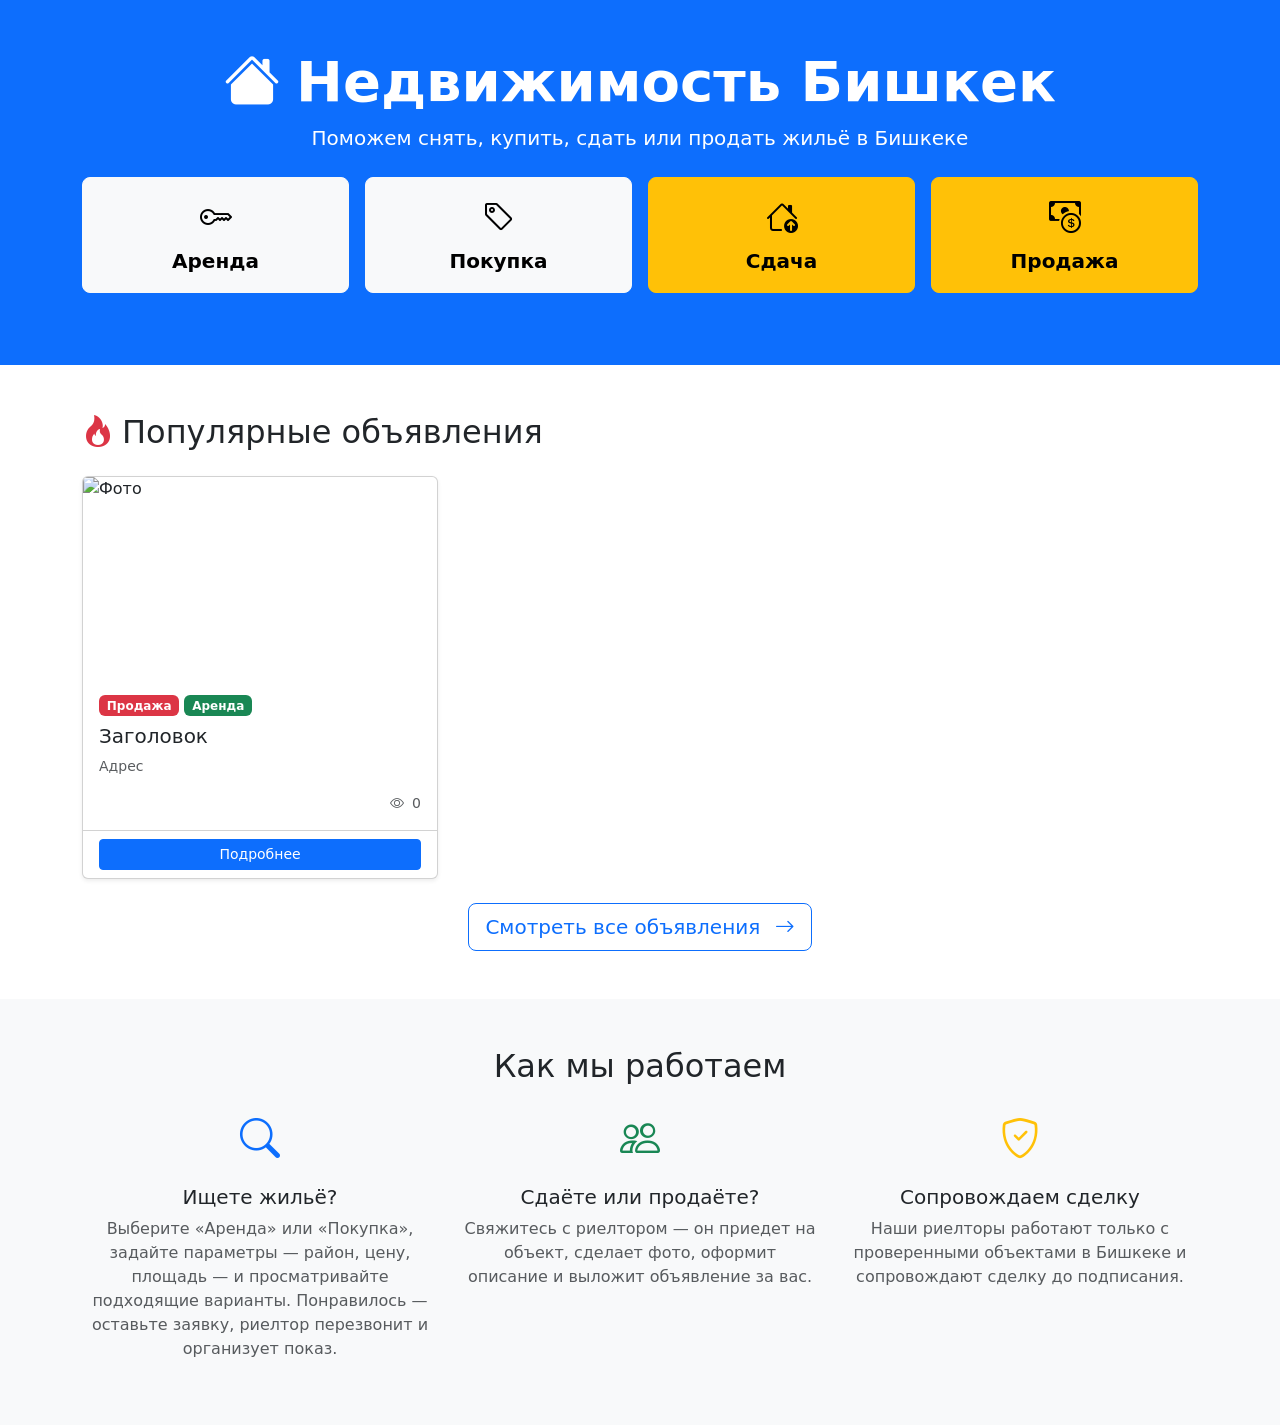
<file: src/main/resources/templates/index.html>
<!DOCTYPE html>
<html xmlns:th="http://www.thymeleaf.org">
<head>
  <meta charset="UTF-8"/>
  <meta name="viewport" content="width=device-width, initial-scale=1"/>
  <title>Недвижимость Бишкек — главная</title>
  <link href="https://cdn.jsdelivr.net/npm/bootstrap@5.3.0/dist/css/bootstrap.min.css" rel="stylesheet"/>
  <link href="https://cdn.jsdelivr.net/npm/bootstrap-icons@1.11.0/font/bootstrap-icons.css" rel="stylesheet"/>
  <link th:href="@{/css/style.css}" rel="stylesheet"/>
</head>
<body>
<div th:replace="~{layout :: #navFragment}"></div>

<!-- Hero -->
<div class="hero-section bg-primary text-white py-5">
  <div class="container text-center">
    <h1 class="display-4 fw-bold mb-2">
      <i class="bi bi-house-fill me-3"></i>Недвижимость Бишкек
    </h1>
    <p class="lead mb-4">Поможем снять, купить, сдать или продать жильё в Бишкеке</p>

    <!-- Шаг 1: что вы хотите сделать? -->
    <div class="row g-3 justify-content-center mb-4">
      <div class="col-6 col-md-3">
        <button type="button" class="btn btn-light btn-lg w-100 fw-bold py-3 scenario-btn"
                data-scenario="rent">
          <i class="bi bi-key d-block fs-2 mb-1"></i>Аренда
        </button>
      </div>
      <div class="col-6 col-md-3">
        <button type="button" class="btn btn-light btn-lg w-100 fw-bold py-3 scenario-btn"
                data-scenario="buy">
          <i class="bi bi-tag d-block fs-2 mb-1"></i>Покупка
        </button>
      </div>
      <div class="col-6 col-md-3">
        <button type="button" class="btn btn-warning btn-lg w-100 fw-bold py-3 scenario-btn"
                data-scenario="rent-out">
          <i class="bi bi-house-up d-block fs-2 mb-1"></i>Сдача
        </button>
      </div>
      <div class="col-6 col-md-3">
        <button type="button" class="btn btn-warning btn-lg w-100 fw-bold py-3 scenario-btn"
                data-scenario="sell">
          <i class="bi bi-cash-coin d-block fs-2 mb-1"></i>Продажа
        </button>
      </div>
    </div>

    <!-- Шаг 2а: фильтры для Аренды / Покупки -->
    <div id="search-panel" class="bg-white text-dark rounded shadow p-4 mx-auto" style="max-width:900px; display:none;">
      <h5 class="mb-3 text-start">
        <i class="bi bi-search me-2 text-primary"></i><span id="search-title">Поиск</span>
      </h5>
      <form th:action="@{/listings}" method="get" class="row g-2">
        <input type="hidden" name="dealType" id="dealTypeField" value=""/>
        <div class="col-12 col-md-4">
          <input type="text" name="keyword" class="form-control"
                 placeholder="Например: Бишкек, центр, 2 комнаты"/>
        </div>
        <div class="col-6 col-md-3">
          <input type="number" name="minPrice" class="form-control" placeholder="Цена от, сом"/>
        </div>
        <div class="col-6 col-md-3">
          <input type="number" name="maxPrice" class="form-control" placeholder="Цена до, сом"/>
        </div>
        <div class="col-12 col-md-2">
          <button type="submit" class="btn btn-primary w-100 fw-bold">
            <i class="bi bi-search me-1"></i>Найти
          </button>
        </div>
      </form>
    </div>

    <!-- Шаг 2б: для Сдачи / Продажи — связаться с риелтором -->
    <div id="contact-panel" class="bg-white text-dark rounded shadow p-4 mx-auto" style="max-width:900px; display:none;">
      <h5 class="mb-2 text-start" id="contact-title">Свяжитесь с риелтором</h5>
      <p class="text-muted text-start mb-3" id="contact-subtitle">
        Базу объявлений ведут наши риелторы — они выезжают на объект, делают фотографии,
        составляют описание и размещают объявление от вашего имени.
      </p>
      <a th:href="@{/realtors}" class="btn btn-success btn-lg fw-bold">
        <i class="bi bi-people me-2"></i>Связаться с риелтором
      </a>
    </div>
  </div>
</div>

<!-- Популярные объявления -->
<div class="container my-5">
  <h2 class="mb-4">
    <i class="bi bi-fire text-danger me-2"></i>Популярные объявления
  </h2>
  <div class="row g-4">
    <div th:each="listing : ${topListings}" class="col-md-4">
      <div class="card h-100 shadow-sm listing-card">
        <img th:src="${listing.primaryImageUrl}" class="card-img-top" alt="Фото"
             style="height:200px; object-fit:cover;"
             onerror="this.src='https://via.placeholder.com/400x200?text=Нет+фото'"/>
        <div class="card-body">
          <span th:if="${listing.dealType.name() == 'SALE'}"
                class="badge bg-danger mb-2">Продажа</span>
          <span th:if="${listing.dealType.name() == 'RENT'}"
                class="badge bg-success mb-2">Аренда</span>
          <h5 class="card-title" th:text="${listing.title}">Заголовок</h5>
          <p class="card-text text-muted small"
             th:text="${listing.property.fullAddress}">Адрес</p>
          <div class="d-flex justify-content-between align-items-center">
            <span class="fw-bold text-primary fs-5"
                  th:text="${#numbers.formatDecimal(listing.price, 0, 'COMMA', 0, 'POINT')} + ' сом'">
            </span>
            <small class="text-muted">
              <i class="bi bi-eye me-1"></i>
              <span th:text="${listing.viewsCount}">0</span>
            </small>
          </div>
        </div>
        <div class="card-footer bg-transparent">
          <a th:href="@{/listings/{id}(id=${listing.id})}"
             class="btn btn-primary btn-sm w-100">Подробнее</a>
        </div>
      </div>
    </div>
  </div>
  <div class="text-center mt-4">
    <a th:href="@{/listings}" class="btn btn-outline-primary btn-lg">
      Смотреть все объявления <i class="bi bi-arrow-right ms-2"></i>
    </a>
  </div>
</div>

<!-- Как мы работаем -->
<div class="bg-light py-5">
  <div class="container">
    <h2 class="text-center mb-4">Как мы работаем</h2>
    <div class="row text-center g-4">
      <div class="col-md-4">
        <i class="bi bi-search fs-1 text-primary"></i>
        <h5 class="mt-3">Ищете жильё?</h5>
        <p class="text-muted">Выберите «Аренда» или «Покупка», задайте параметры —
          район, цену, площадь — и просматривайте подходящие варианты.
          Понравилось — оставьте заявку, риелтор перезвонит и организует показ.</p>
      </div>
      <div class="col-md-4">
        <i class="bi bi-people fs-1 text-success"></i>
        <h5 class="mt-3">Сдаёте или продаёте?</h5>
        <p class="text-muted">Свяжитесь с риелтором — он приедет на объект, сделает фото,
          оформит описание и выложит объявление за вас.</p>
      </div>
      <div class="col-md-4">
        <i class="bi bi-shield-check fs-1 text-warning"></i>
        <h5 class="mt-3">Сопровождаем сделку</h5>
        <p class="text-muted">Наши риелторы работают только с проверенными объектами в Бишкеке
          и сопровождают сделку до подписания.</p>
      </div>
    </div>
  </div>
</div>

<div th:replace="~{layout :: #footerFragment}"></div>

<script src="https://cdn.jsdelivr.net/npm/bootstrap@5.3.0/dist/js/bootstrap.bundle.min.js"></script>
<script>
  // Переключение между панелями «поиск» и «связаться с риелтором»
  document.querySelectorAll('.scenario-btn').forEach(btn => {
    btn.addEventListener('click', () => {
      const scenario = btn.dataset.scenario;
      const searchPanel = document.getElementById('search-panel');
      const contactPanel = document.getElementById('contact-panel');
      const titleEl = document.getElementById('search-title');
      const dealField = document.getElementById('dealTypeField');
      const contactTitle = document.getElementById('contact-title');
      const contactSubtitle = document.getElementById('contact-subtitle');

      if (scenario === 'rent' || scenario === 'buy') {
        searchPanel.style.display = 'block';
        contactPanel.style.display = 'none';
        if (scenario === 'rent') {
          titleEl.textContent = 'Поиск квартиры в аренду';
          dealField.value = 'RENT';
        } else {
          titleEl.textContent = 'Поиск жилья на покупку';
          dealField.value = 'SALE';
        }
      } else {
        searchPanel.style.display = 'none';
        contactPanel.style.display = 'block';
        if (scenario === 'rent-out') {
          contactTitle.textContent = 'Сдать своё жильё в аренду';
          contactSubtitle.textContent =
            'Свяжитесь с риелтором — он выедет на объект, сделает фотографии, ' +
            'составит описание и разместит объявление о сдаче от вашего имени.';
        } else {
          contactTitle.textContent = 'Продать свою недвижимость';
          contactSubtitle.textContent =
            'Свяжитесь с риелтором — он выедет на объект, оценит его, сделает фотографии ' +
            'и разместит объявление о продаже от вашего имени.';
        }
      }
    });
  });
</script>
</body>
</html>
</file>
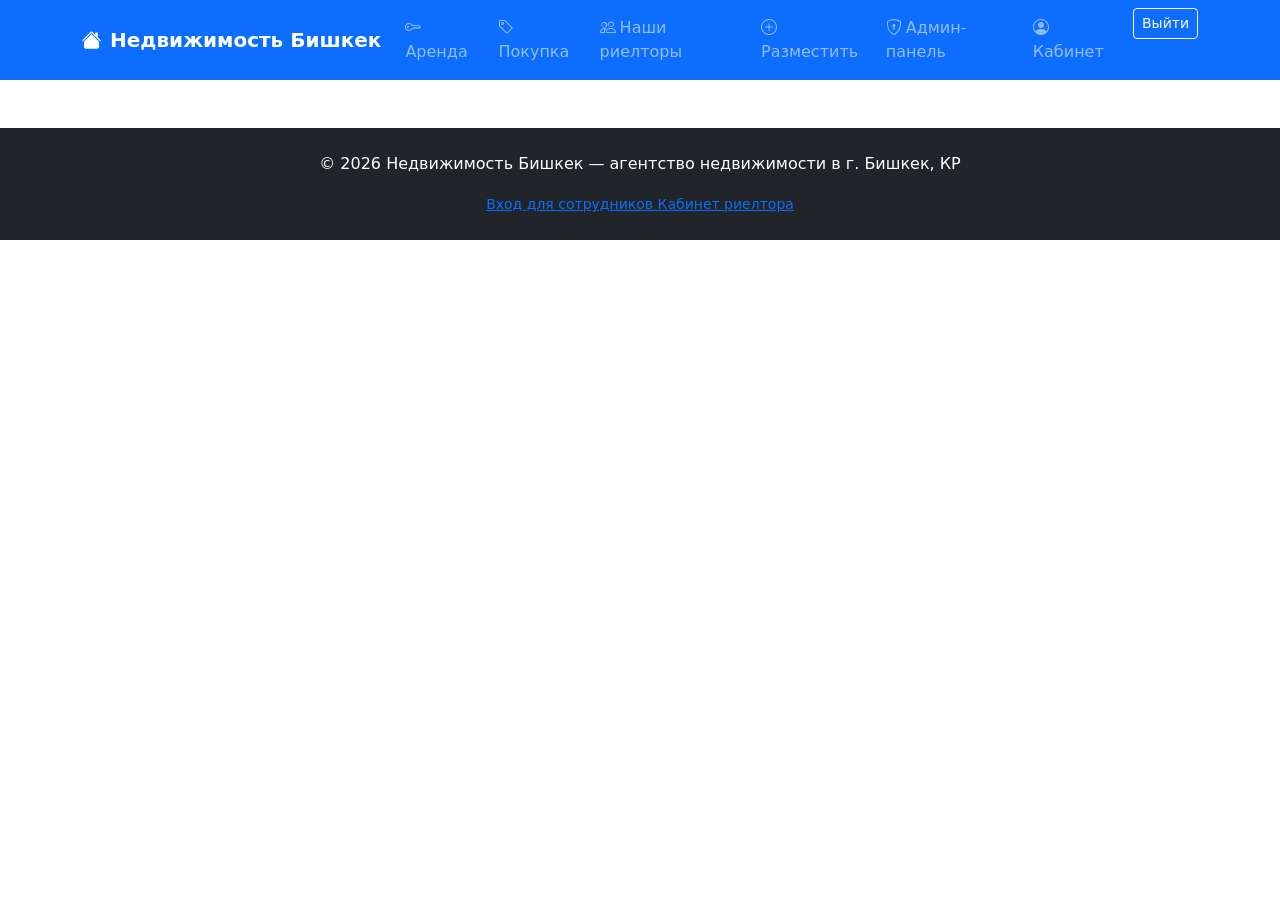
<file: src/main/resources/templates/layout.html>
<!DOCTYPE html>
<html xmlns:th="http://www.thymeleaf.org"
      xmlns:sec="http://www.thymeleaf.org/extras/spring-security">
<head>
  <meta charset="UTF-8"/>
  <meta name="viewport" content="width=device-width, initial-scale=1"/>
  <title th:text="${title != null ? title + ' — Недвижимость Бишкек' : 'Недвижимость Бишкек'}">Недвижимость Бишкек</title>
  <!-- Bootstrap 5 -->
  <link href="https://cdn.jsdelivr.net/npm/bootstrap@5.3.0/dist/css/bootstrap.min.css" rel="stylesheet"/>
  <!-- Bootstrap Icons -->
  <link href="https://cdn.jsdelivr.net/npm/bootstrap-icons@1.11.0/font/bootstrap-icons.css" rel="stylesheet"/>
  <link th:href="@{/css/style.css}" rel="stylesheet"/>
</head>
<body>

<!-- Навигационная панель -->
<nav class="navbar navbar-expand-lg navbar-dark bg-primary" th:fragment="navFragment" id="navFragment">
  <div class="container">
    <a class="navbar-brand fw-bold" th:href="@{/}">
      <i class="bi bi-house-fill me-2"></i>Недвижимость Бишкек
    </a>
    <button class="navbar-toggler" type="button" data-bs-toggle="collapse" data-bs-target="#navMenu">
      <span class="navbar-toggler-icon"></span>
    </button>
    <div class="collapse navbar-collapse" id="navMenu">
      <ul class="navbar-nav me-auto">
        <li class="nav-item">
          <a class="nav-link" th:href="@{/listings(dealType='RENT')}">
            <i class="bi bi-key me-1"></i>Аренда
          </a>
        </li>
        <li class="nav-item">
          <a class="nav-link" th:href="@{/listings(dealType='SALE')}">
            <i class="bi bi-tag me-1"></i>Покупка
          </a>
        </li>
        <li class="nav-item">
          <a class="nav-link" th:href="@{/realtors}">
            <i class="bi bi-people me-1"></i>Наши риелторы
          </a>
        </li>
      </ul>
      <ul class="navbar-nav" sec:authorize="isAuthenticated()">
        <li class="nav-item" sec:authorize="hasAnyRole('SELLER','AGENT')">
          <a class="nav-link" th:href="@{/listings/new}">
            <i class="bi bi-plus-circle me-1"></i>Разместить
          </a>
        </li>
        <li class="nav-item" sec:authorize="hasRole('ADMIN')">
          <a class="nav-link" th:href="@{/admin/users}">
            <i class="bi bi-shield-lock me-1"></i>Админ-панель
          </a>
        </li>
        <li class="nav-item">
          <a class="nav-link" th:href="@{/profile}">
            <i class="bi bi-person-circle me-1"></i>Кабинет
          </a>
        </li>
        <li class="nav-item">
          <form th:action="@{/auth/logout}" method="post" class="d-inline">
            <button type="submit" class="btn btn-outline-light btn-sm ms-2">Выйти</button>
          </form>
        </li>
      </ul>
    </div>
  </div>
</nav>

<!-- Основной контент -->
<main class="container my-4" th:fragment="content">
  <!-- Контент страниц будет здесь -->
</main>

<!-- Footer (общий для всех страниц) -->
<footer class="bg-dark text-white py-4 mt-5"
        th:fragment="footerFragment" id="footerFragment">
  <div class="container text-center">
    <p class="mb-0">© 2026 Недвижимость Бишкек — агентство недвижимости в г. Бишкек, КР</p>
    <div class="mt-3">
      <a sec:authorize="isAnonymous()" th:href="@{/auth/login}"
         class="footer-staff-link small">
        Вход для сотрудников
      </a>
      <a sec:authorize="isAuthenticated()" th:href="@{/profile}"
         class="footer-staff-link small">
        Кабинет риелтора
      </a>
    </div>
  </div>
</footer>

<script src="https://cdn.jsdelivr.net/npm/bootstrap@5.3.0/dist/js/bootstrap.bundle.min.js"></script>
</body>
</html>
</file>
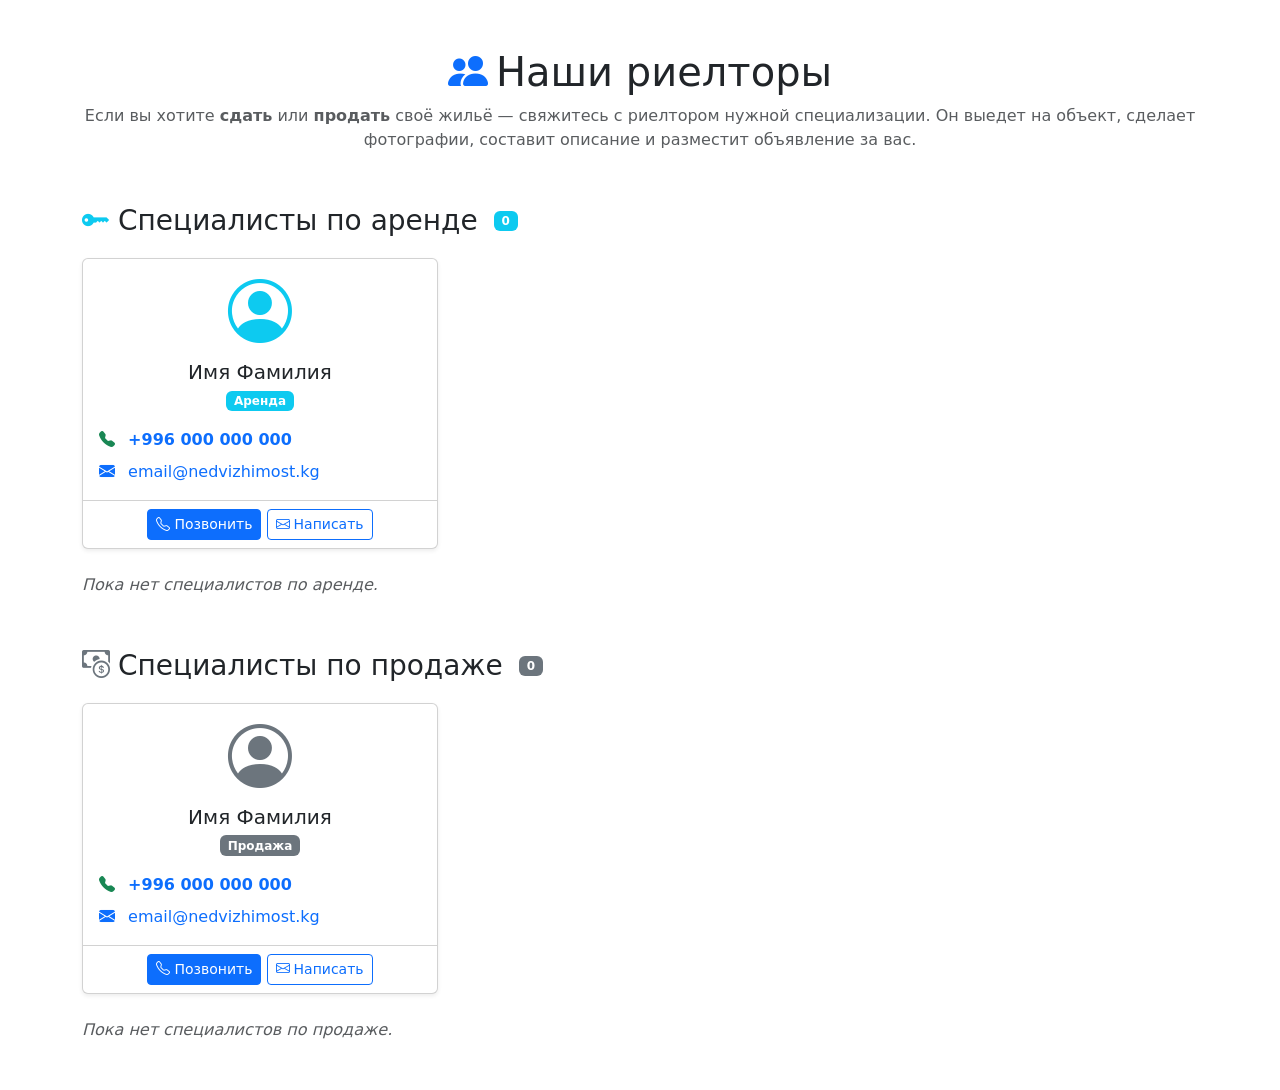
<file: src/main/resources/templates/realtors.html>
<!DOCTYPE html>
<html xmlns:th="http://www.thymeleaf.org">
<head>
  <meta charset="UTF-8"/>
  <meta name="viewport" content="width=device-width, initial-scale=1"/>
  <title>Наши риелторы — Недвижимость Бишкек</title>
  <link href="https://cdn.jsdelivr.net/npm/bootstrap@5.3.0/dist/css/bootstrap.min.css" rel="stylesheet"/>
  <link href="https://cdn.jsdelivr.net/npm/bootstrap-icons@1.11.0/font/bootstrap-icons.css" rel="stylesheet"/>
  <link th:href="@{/css/style.css}" rel="stylesheet"/>
</head>
<body>
<div th:replace="~{layout :: #navFragment}"></div>

<div class="container my-5">
  <div class="text-center mb-5">
    <h1 class="mb-2"><i class="bi bi-people-fill text-primary me-2"></i>Наши риелторы</h1>
    <p class="text-muted">
      Если вы хотите <strong>сдать</strong> или <strong>продать</strong> своё жильё —
      свяжитесь с риелтором нужной специализации. Он выедет на объект, сделает фотографии,
      составит описание и разместит объявление за вас.
    </p>
  </div>

  <!-- Специалисты по аренде -->
  <section class="mb-5">
    <div class="d-flex align-items-center mb-3">
      <i class="bi bi-key-fill fs-3 text-info me-2"></i>
      <h3 class="mb-0">Специалисты по аренде</h3>
      <span class="badge bg-info ms-3" th:text="${rentRealtors.size()}">0</span>
    </div>
    <div class="row g-4">
      <div th:each="r : ${rentRealtors}" class="col-md-6 col-lg-4">
        <div class="card h-100 shadow-sm">
          <div class="card-body text-center">
            <i class="bi bi-person-circle display-3 text-info"></i>
            <h5 class="mt-2 mb-1" th:text="${r.fullName}">Имя Фамилия</h5>
            <span class="badge bg-info">Аренда</span>
            <div class="text-start mt-3">
              <p class="mb-2">
                <i class="bi bi-telephone-fill text-success me-2"></i>
                <a th:href="'tel:' + ${r.phone}" th:text="${r.phone}"
                   class="text-decoration-none fw-bold">+996 000 000 000</a>
              </p>
              <p class="mb-0">
                <i class="bi bi-envelope-fill text-primary me-2"></i>
                <a th:href="'mailto:' + ${r.email}" th:text="${r.email}"
                   class="text-decoration-none">email@nedvizhimost.kg</a>
              </p>
            </div>
          </div>
          <div class="card-footer bg-transparent text-center">
            <a th:href="'tel:' + ${r.phone}" class="btn btn-primary btn-sm">
              <i class="bi bi-telephone me-1"></i>Позвонить
            </a>
            <a th:href="'mailto:' + ${r.email}" class="btn btn-outline-primary btn-sm">
              <i class="bi bi-envelope me-1"></i>Написать
            </a>
          </div>
        </div>
      </div>
      <div th:if="${rentRealtors.empty}" class="col-12 text-muted">
        <em>Пока нет специалистов по аренде.</em>
      </div>
    </div>
  </section>

  <!-- Специалисты по продаже -->
  <section>
    <div class="d-flex align-items-center mb-3">
      <i class="bi bi-cash-coin fs-3 text-secondary me-2"></i>
      <h3 class="mb-0">Специалисты по продаже</h3>
      <span class="badge bg-secondary ms-3" th:text="${saleRealtors.size()}">0</span>
    </div>
    <div class="row g-4">
      <div th:each="r : ${saleRealtors}" class="col-md-6 col-lg-4">
        <div class="card h-100 shadow-sm">
          <div class="card-body text-center">
            <i class="bi bi-person-circle display-3 text-secondary"></i>
            <h5 class="mt-2 mb-1" th:text="${r.fullName}">Имя Фамилия</h5>
            <span class="badge bg-secondary">Продажа</span>
            <div class="text-start mt-3">
              <p class="mb-2">
                <i class="bi bi-telephone-fill text-success me-2"></i>
                <a th:href="'tel:' + ${r.phone}" th:text="${r.phone}"
                   class="text-decoration-none fw-bold">+996 000 000 000</a>
              </p>
              <p class="mb-0">
                <i class="bi bi-envelope-fill text-primary me-2"></i>
                <a th:href="'mailto:' + ${r.email}" th:text="${r.email}"
                   class="text-decoration-none">email@nedvizhimost.kg</a>
              </p>
            </div>
          </div>
          <div class="card-footer bg-transparent text-center">
            <a th:href="'tel:' + ${r.phone}" class="btn btn-primary btn-sm">
              <i class="bi bi-telephone me-1"></i>Позвонить
            </a>
            <a th:href="'mailto:' + ${r.email}" class="btn btn-outline-primary btn-sm">
              <i class="bi bi-envelope me-1"></i>Написать
            </a>
          </div>
        </div>
      </div>
      <div th:if="${saleRealtors.empty}" class="col-12 text-muted">
        <em>Пока нет специалистов по продаже.</em>
      </div>
    </div>
  </section>
</div>

<div th:replace="~{layout :: #footerFragment}"></div>
<script src="https://cdn.jsdelivr.net/npm/bootstrap@5.3.0/dist/js/bootstrap.bundle.min.js"></script>
</body>
</html>
</file>
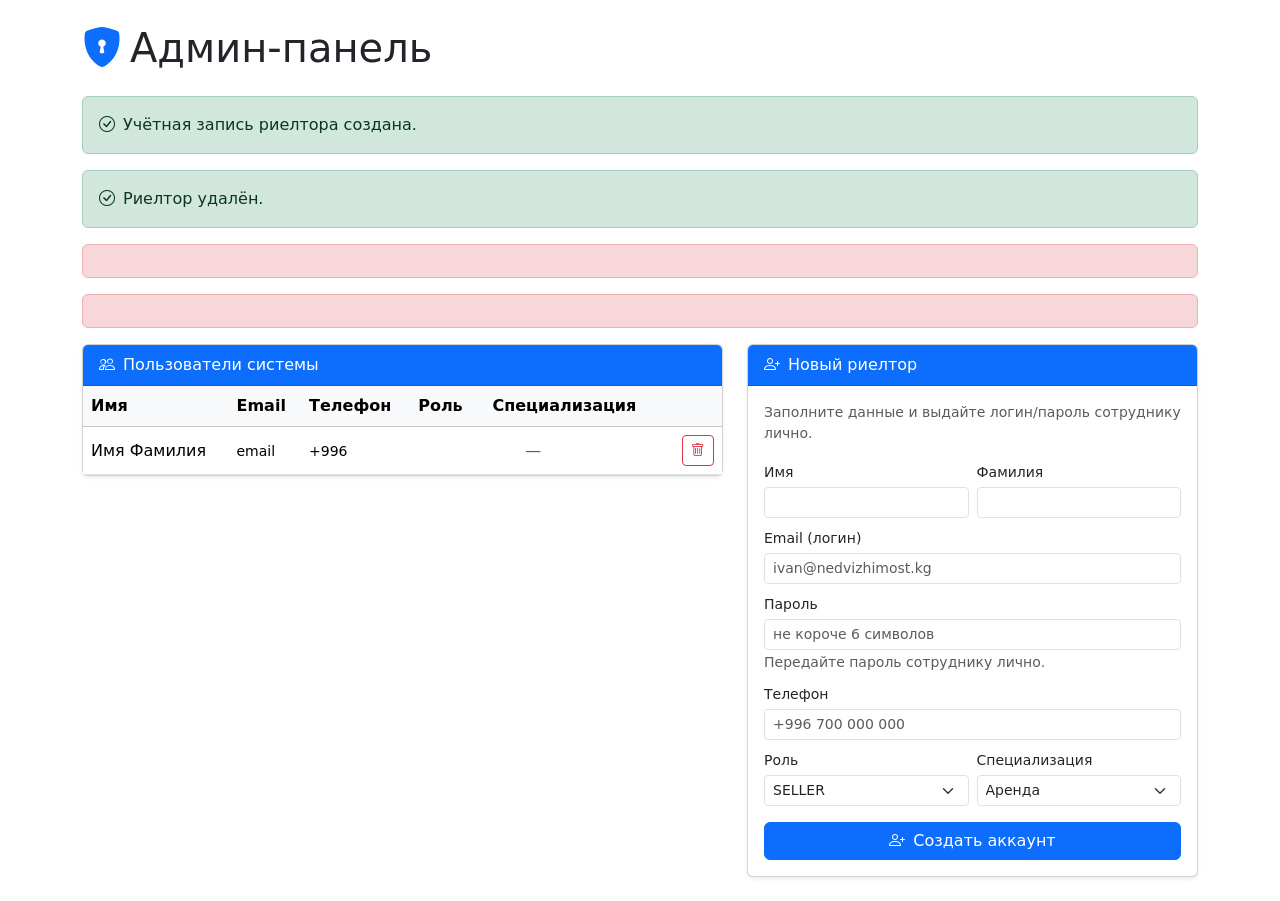
<file: src/main/resources/templates/admin/users.html>
<!DOCTYPE html>
<html xmlns:th="http://www.thymeleaf.org">
<head>
  <meta charset="UTF-8"/>
  <meta name="viewport" content="width=device-width, initial-scale=1"/>
  <title>Админ-панель — Недвижимость Бишкек</title>
  <link href="https://cdn.jsdelivr.net/npm/bootstrap@5.3.0/dist/css/bootstrap.min.css" rel="stylesheet"/>
  <link href="https://cdn.jsdelivr.net/npm/bootstrap-icons@1.11.0/font/bootstrap-icons.css" rel="stylesheet"/>
  <link th:href="@{/css/style.css}" rel="stylesheet"/>
</head>
<body>
<div th:replace="~{layout :: #navFragment}"></div>

<div class="container my-4">
  <h1 class="mb-4">
    <i class="bi bi-shield-lock-fill text-primary me-2"></i>Админ-панель
  </h1>

  <div th:if="${param.created}" class="alert alert-success">
    <i class="bi bi-check-circle me-2"></i>Учётная запись риелтора создана.
  </div>
  <div th:if="${param.deleted != null}" class="alert alert-success">
    <i class="bi bi-check-circle me-2"></i>Риелтор удалён.
  </div>
  <div th:if="${param.error}" class="alert alert-danger"
       th:text="${param.error}"></div>
  <div th:if="${error}" class="alert alert-danger" th:text="${error}"></div>

  <div class="row g-4">

    <!-- Список пользователей -->
    <div class="col-lg-7">
      <div class="card shadow-sm">
        <div class="card-header bg-primary text-white">
          <i class="bi bi-people me-2"></i>Пользователи системы
        </div>
        <div class="card-body p-0">
          <table class="table table-hover mb-0 align-middle">
            <thead class="table-light">
              <tr>
                <th>Имя</th>
                <th>Email</th>
                <th>Телефон</th>
                <th>Роль</th>
                <th>Специализация</th>
                <th style="width:60px;"></th>
              </tr>
            </thead>
            <tbody>
              <tr th:each="u : ${users}">
                <td th:text="${u.fullName}">Имя Фамилия</td>
                <td><small th:text="${u.email}">email</small></td>
                <td><small th:text="${u.phone}">+996</small></td>
                <td>
                  <span class="badge"
                        th:classappend="${u.role.name() == 'ADMIN'} ? 'bg-secondary' : 'bg-primary'"
                        th:text="${u.role}">ROLE</span>
                </td>
                <td>
                  <span th:if="${u.specialization != null}" class="badge"
                        th:classappend="${u.specialization.name() == 'RENT'} ? 'bg-info' : 'bg-secondary'"
                        th:text="${u.specialization.name() == 'RENT'} ? 'Аренда' : 'Продажа'">—</span>
                  <span th:if="${u.specialization == null}" class="text-muted">—</span>
                </td>
                <td class="text-end">
                  <!-- Кнопка удаления только для не-админов и не-себя -->
                  <form th:if="${u.role.name() != 'ADMIN' and u.email != currentEmail}"
                        th:action="@{/admin/users/{id}/delete(id=${u.id})}" method="post"
                        th:attr="data-name=${u.fullName}"
                        onsubmit="return confirm('Удалить риелтора ' + this.dataset.name + '? Если у него есть объявления — удаление будет отклонено.');"
                        class="d-inline">
                    <button type="submit" class="btn btn-sm btn-outline-danger" title="Удалить">
                      <i class="bi bi-trash"></i>
                    </button>
                  </form>
                </td>
              </tr>
            </tbody>
          </table>
        </div>
      </div>
    </div>

    <!-- Форма создания риелтора -->
    <div class="col-lg-5">
      <div class="card shadow-sm">
        <div class="card-header bg-primary text-white">
          <i class="bi bi-person-plus me-2"></i>Новый риелтор
        </div>
        <div class="card-body">
          <p class="text-muted small mb-3">
            Заполните данные и выдайте логин/пароль сотруднику лично.
          </p>
          <form th:action="@{/admin/users}" method="post" autocomplete="off">
            <div class="row g-2">
              <div class="col-6">
                <label class="form-label small mb-1">Имя</label>
                <input type="text" name="firstName" class="form-control form-control-sm"
                       required autocomplete="off"/>
              </div>
              <div class="col-6">
                <label class="form-label small mb-1">Фамилия</label>
                <input type="text" name="lastName" class="form-control form-control-sm"
                       required autocomplete="off"/>
              </div>
              <div class="col-12">
                <label class="form-label small mb-1">Email (логин)</label>
                <input type="email" name="email" class="form-control form-control-sm"
                       placeholder="ivan@nedvizhimost.kg" required autocomplete="off"/>
              </div>
              <div class="col-12">
                <label class="form-label small mb-1">Пароль</label>
                <input type="text" name="password" class="form-control form-control-sm"
                       minlength="6" required placeholder="не короче 6 символов"
                       autocomplete="new-password"/>
                <small class="text-muted">Передайте пароль сотруднику лично.</small>
              </div>
              <div class="col-12">
                <label class="form-label small mb-1">Телефон</label>
                <input type="tel" name="phone" class="form-control form-control-sm"
                       placeholder="+996 700 000 000" required autocomplete="off"/>
              </div>
              <div class="col-6">
                <label class="form-label small mb-1">Роль</label>
                <select name="role" class="form-select form-select-sm" required>
                  <option th:each="r : ${roles}" th:value="${r}"
                          th:text="${r.name() == 'SELLER'} ? 'Риелтор' : 'Агент'">SELLER</option>
                </select>
              </div>
              <div class="col-6">
                <label class="form-label small mb-1">Специализация</label>
                <select name="specialization" class="form-select form-select-sm" required>
                  <option value="RENT">Аренда</option>
                  <option value="SALE">Продажа</option>
                </select>
              </div>
              <div class="col-12 mt-3">
                <button type="submit" class="btn btn-primary w-100">
                  <i class="bi bi-person-plus me-2"></i>Создать аккаунт
                </button>
              </div>
            </div>
          </form>
        </div>
      </div>
    </div>

  </div>
</div>

<div th:replace="~{layout :: #footerFragment}"></div>
<script src="https://cdn.jsdelivr.net/npm/bootstrap@5.3.0/dist/js/bootstrap.bundle.min.js"></script>
</body>
</html>
</file>
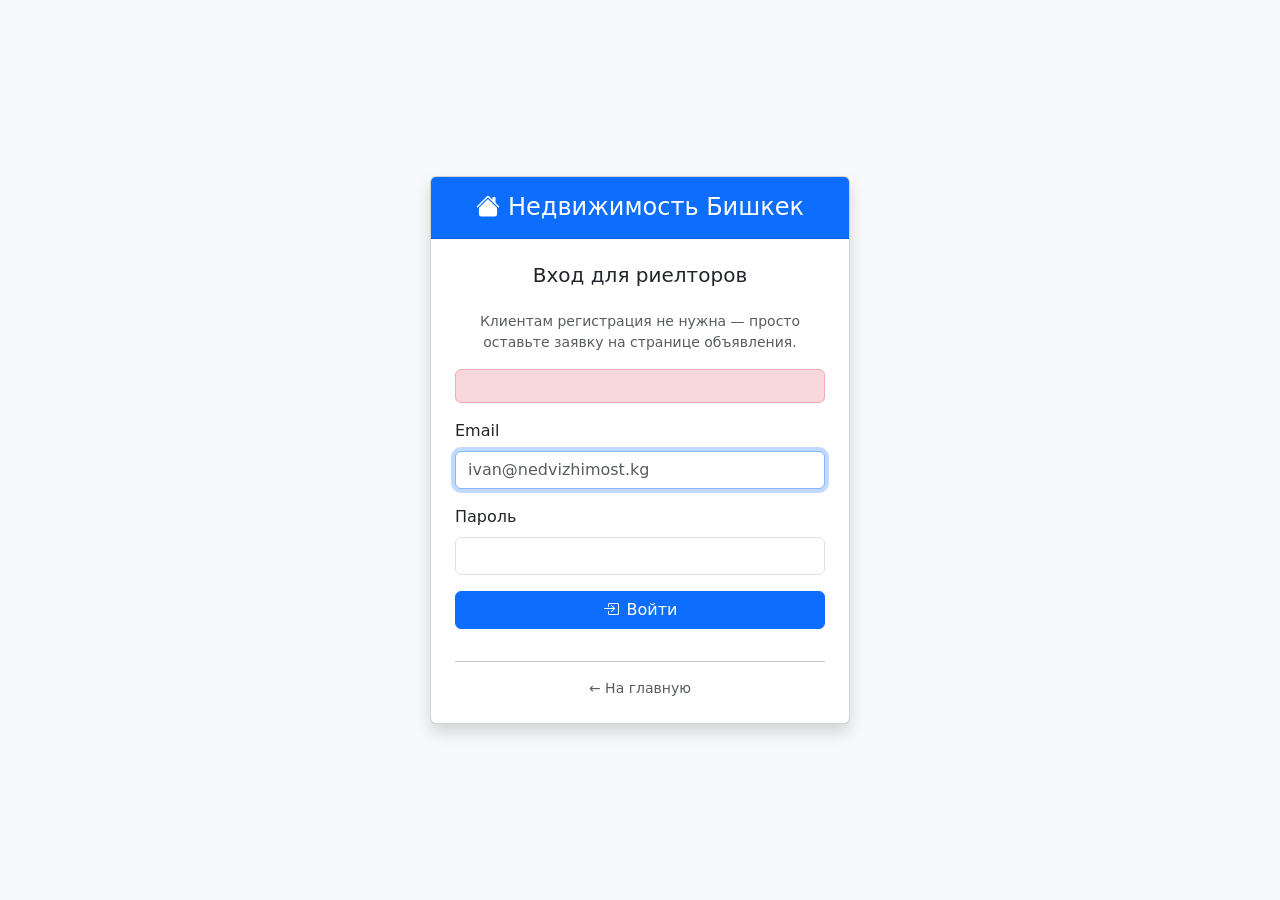
<file: src/main/resources/templates/auth/login.html>
<!DOCTYPE html>
<html xmlns:th="http://www.thymeleaf.org">
<head>
  <meta charset="UTF-8"/>
  <title>Вход для риелторов — Недвижимость Бишкек</title>
  <link href="https://cdn.jsdelivr.net/npm/bootstrap@5.3.0/dist/css/bootstrap.min.css" rel="stylesheet"/>
  <link href="https://cdn.jsdelivr.net/npm/bootstrap-icons@1.11.0/font/bootstrap-icons.css" rel="stylesheet"/>
</head>
<body class="bg-light">
<div class="container d-flex justify-content-center align-items-center min-vh-100">
  <div class="card shadow" style="width:420px;">
    <div class="card-header bg-primary text-white text-center py-3">
      <h4 class="mb-0"><i class="bi bi-house-fill me-2"></i>Недвижимость Бишкек</h4>
    </div>
    <div class="card-body p-4">
      <h5 class="text-center mb-4">Вход для риелторов</h5>
      <p class="text-muted small text-center mb-3">
        Клиентам регистрация не нужна — просто оставьте заявку на странице объявления.
      </p>

      <div th:if="${error}" class="alert alert-danger" th:text="${error}"></div>

      <form th:action="@{/auth/login}" method="post">
        <div class="mb-3">
          <label class="form-label">Email</label>
          <input type="email" name="username" class="form-control"
                 placeholder="ivan@nedvizhimost.kg" required autofocus
                 autocomplete="username"/>
        </div>
        <div class="mb-3">
          <label class="form-label">Пароль</label>
          <input type="password" name="password" class="form-control" required
                 autocomplete="new-password"/>
        </div>
        <button type="submit" class="btn btn-primary w-100 mb-3">
          <i class="bi bi-box-arrow-in-right me-2"></i>Войти
        </button>
      </form>
      <hr/>
      <p class="text-center small text-muted mb-0">
        <a th:href="@{/}">← На главную</a>
      </p>
    </div>
  </div>
</div>
</body>
</html>
</file>
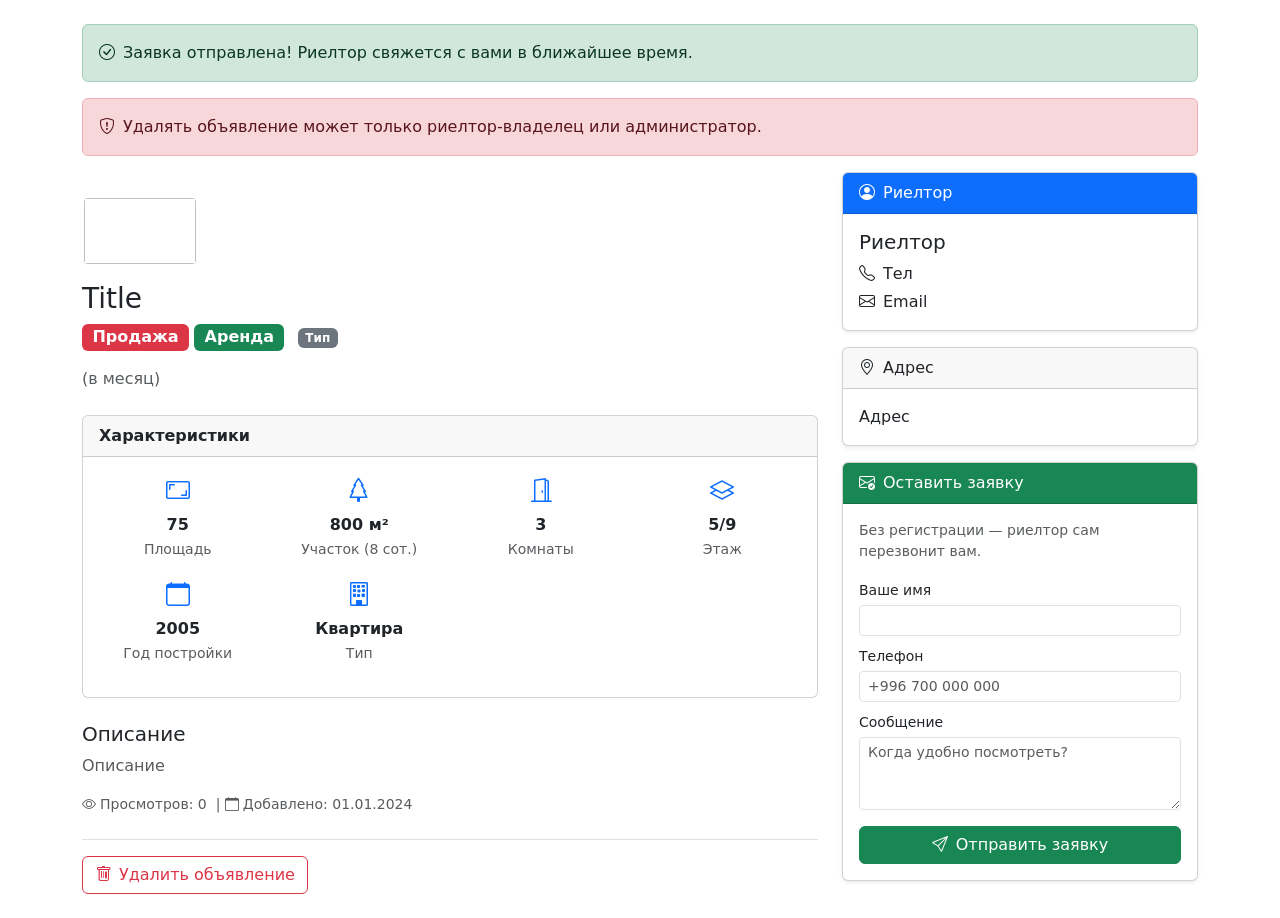
<file: src/main/resources/templates/listings/detail.html>
<!DOCTYPE html>
<html xmlns:th="http://www.thymeleaf.org"
      xmlns:sec="http://www.thymeleaf.org/extras/spring-security">
<head>
  <meta charset="UTF-8"/><meta name="viewport" content="width=device-width, initial-scale=1"/>
  <title th:text="${listing.title + ' — Недвижимость Бишкек'}">Объявление</title>
  <link href="https://cdn.jsdelivr.net/npm/bootstrap@5.3.0/dist/css/bootstrap.min.css" rel="stylesheet"/>
  <link href="https://cdn.jsdelivr.net/npm/bootstrap-icons@1.11.0/font/bootstrap-icons.css" rel="stylesheet"/>
  <link th:href="@{/css/style.css}" rel="stylesheet"/>
</head>
<body>
<div th:replace="~{layout :: #navFragment}"></div>
<div class="container my-4">
  <div th:if="${param.applied}" class="alert alert-success">
    <i class="bi bi-check-circle me-2"></i>Заявка отправлена! Риелтор свяжется с вами в ближайшее время.
  </div>
  <div th:if="${param.forbidden}" class="alert alert-danger">
    <i class="bi bi-shield-exclamation me-2"></i>Удалять объявление может только риелтор-владелец или администратор.
  </div>
  <div class="row g-4">
    <div class="col-md-8">
      <img id="mainPhoto" th:src="${listing.primaryImageUrl}" class="img-fluid rounded shadow mb-3 w-100" style="max-height:450px; object-fit:cover;" onerror="this.src='https://via.placeholder.com/800x450?text=No+Photo'"/>
      <!-- Галерея миниатюр -->
      <div th:if="${listing.images.size() > 1}" class="row g-2 mb-3">
        <div th:each="img : ${listing.images}" class="col-3 col-md-2">
          <img th:src="${img.imageUrl}" class="img-fluid rounded thumbnail-photo"
               style="height:70px; width:100%; object-fit:cover; cursor:pointer;
                      border:2px solid transparent;"
               th:attr="data-full=${img.imageUrl}"/>
        </div>
      </div>
      <h1 class="h3 mb-2" th:text="${listing.title}">Title</h1>
      <div class="mb-3">
        <span th:if="${listing.dealType.name() == 'SALE'}" class="badge bg-danger fs-6">Продажа</span>
        <span th:if="${listing.dealType.name() == 'RENT'}" class="badge bg-success fs-6">Аренда</span>
        <span class="badge bg-secondary ms-2" th:text="${listing.property.type.name}">Тип</span>
      </div>
      <h2 class="text-primary fw-bold" th:text="${#numbers.formatDecimal(listing.price, 0, 'COMMA', 0, 'POINT')} + ' сом'"></h2>
      <p th:if="${listing.dealType.name() == 'RENT'}" class="text-muted">(в месяц)</p>
      <div class="card my-4">
        <div class="card-header"><strong>Характеристики</strong></div>
        <div class="card-body">
          <div class="row">
            <div class="col-6 col-md-3 mb-3 text-center">
              <i class="bi bi-aspect-ratio fs-4 text-primary"></i>
              <p class="mt-1 mb-0 fw-bold" th:text="${listing.property.area + ' м²'}">75</p>
              <small class="text-muted">Площадь</small>
            </div>
            <div th:if="${listing.property.plotArea != null}"
                 class="col-6 col-md-3 mb-3 text-center">
              <i class="bi bi-tree fs-4 text-primary"></i>
              <p class="mt-1 mb-0 fw-bold"
                 th:text="${#numbers.formatDecimal(listing.property.plotArea, 0, 'COMMA', 0, 'POINT') + ' м²'}">800 м²</p>
              <small class="text-muted"
                     th:text="'Участок (' + ${#numbers.formatDecimal(listing.property.plotArea.divide(new java.math.BigDecimal(100)), 0, 'COMMA', 2, 'POINT')} + ' сот.)'">Участок (8 сот.)</small>
            </div>
            <div th:if="${listing.property.rooms != null}"
                 class="col-6 col-md-3 mb-3 text-center">
              <i class="bi bi-door-open fs-4 text-primary"></i>
              <p class="mt-1 mb-0 fw-bold" th:text="${listing.property.rooms + ' комн.'}">3</p>
              <small class="text-muted">Комнаты</small>
            </div>
            <div th:if="${listing.property.floor != null or listing.property.totalFloors != null}"
                 class="col-6 col-md-3 mb-3 text-center">
              <i class="bi bi-layers fs-4 text-primary"></i>
              <p class="mt-1 mb-0 fw-bold"
                 th:text="${(listing.property.floor != null ? listing.property.floor : '—')
                           + '/' +
                           (listing.property.totalFloors != null ? listing.property.totalFloors : '—')}">5/9</p>
              <small class="text-muted"
                     th:text="${listing.property.type.name == 'Дом' ? 'Этажей в доме' : 'Этаж'}">Этаж</small>
            </div>
            <div th:if="${listing.property.yearBuilt != null}"
                 class="col-6 col-md-3 mb-3 text-center">
              <i class="bi bi-calendar fs-4 text-primary"></i>
              <p class="mt-1 mb-0 fw-bold" th:text="${listing.property.yearBuilt}">2005</p>
              <small class="text-muted">Год постройки</small>
            </div>
            <div class="col-6 col-md-3 mb-3 text-center">
              <i class="bi bi-building fs-4 text-primary"></i>
              <p class="mt-1 mb-0 fw-bold" th:text="${listing.property.type.name}">Квартира</p>
              <small class="text-muted">Тип</small>
            </div>
          </div>
        </div>
      </div>
      <h5>Описание</h5>
      <p th:text="${listing.property.description}" class="text-muted">Описание</p>
      <p class="text-muted small">
        <i class="bi bi-eye me-1"></i>Просмотров: <span th:text="${listing.viewsCount}">0</span>
        &nbsp;|&nbsp;<i class="bi bi-calendar me-1"></i>Добавлено:
        <span th:text="${#temporals.format(listing.createdAt, 'dd.MM.yyyy')}">01.01.2024</span>
      </p>

      <!-- Кнопка удаления — только для владельца или админа -->
      <div th:if="${canDelete}" class="mt-4 pt-3 border-top">
        <form th:action="@{/listings/{id}/delete(id=${listing.id})}" method="post"
              onsubmit="return confirm('Удалить объявление? Действие необратимо — фото и заявки удалятся.');">
          <button type="submit" class="btn btn-outline-danger">
            <i class="bi bi-trash me-2"></i>Удалить объявление
          </button>
        </form>
      </div>
    </div>
    <div class="col-md-4">
      <div class="card mb-3 shadow-sm">
        <div class="card-header bg-primary text-white"><i class="bi bi-person-circle me-2"></i>Риелтор</div>
        <div class="card-body">
          <h5 th:text="${listing.seller.fullName}">Риелтор</h5>
          <p class="mb-1"><i class="bi bi-telephone me-2"></i><a th:href="'tel:' + ${listing.seller.phone}" th:text="${listing.seller.phone}">Тел</a></p>
          <p class="mb-0"><i class="bi bi-envelope me-2"></i><a th:href="'mailto:' + ${listing.seller.email}" th:text="${listing.seller.email}">Email</a></p>
        </div>
      </div>
      <div class="card mb-3 shadow-sm">
        <div class="card-header"><i class="bi bi-geo-alt me-2"></i>Адрес</div>
        <div class="card-body"><p th:text="${listing.property.fullAddress}" class="mb-0">Адрес</p></div>
      </div>
      <div class="card shadow-sm">
        <div class="card-header bg-success text-white"><i class="bi bi-envelope-check me-2"></i>Оставить заявку</div>
        <div class="card-body">
          <p class="small text-muted mb-3">
            Без регистрации — риелтор сам перезвонит вам.
          </p>
          <form th:action="@{/applications}" method="post">
            <input type="hidden" name="listingId" th:value="${listing.id}"/>
            <div class="mb-2">
              <label class="form-label small mb-1">Ваше имя</label>
              <input type="text" name="name" class="form-control form-control-sm" required/>
            </div>
            <div class="mb-2">
              <label class="form-label small mb-1">Телефон</label>
              <input type="tel" name="phone" class="form-control form-control-sm"
                     placeholder="+996 700 000 000" required/>
            </div>
            <div class="mb-3">
              <label class="form-label small mb-1">Сообщение</label>
              <textarea name="message" class="form-control form-control-sm" rows="3"
                        placeholder="Когда удобно посмотреть?"></textarea>
            </div>
            <button type="submit" class="btn btn-success w-100">
              <i class="bi bi-send me-2"></i>Отправить заявку
            </button>
          </form>
        </div>
      </div>
    </div>
  </div>
</div>
<div th:replace="~{layout :: #footerFragment}"></div>
<script src="https://cdn.jsdelivr.net/npm/bootstrap@5.3.0/dist/js/bootstrap.bundle.min.js"></script>
<script>
  // Клик по миниатюре — подменить главное фото.
  document.querySelectorAll('.thumbnail-photo').forEach(t => {
    t.addEventListener('click', () => {
      document.getElementById('mainPhoto').src = t.dataset.full;
      document.querySelectorAll('.thumbnail-photo')
              .forEach(x => x.style.borderColor = 'transparent');
      t.style.borderColor = 'var(--blue, #4A90D9)';
    });
  });
</script>
</body>
</html>
</file>
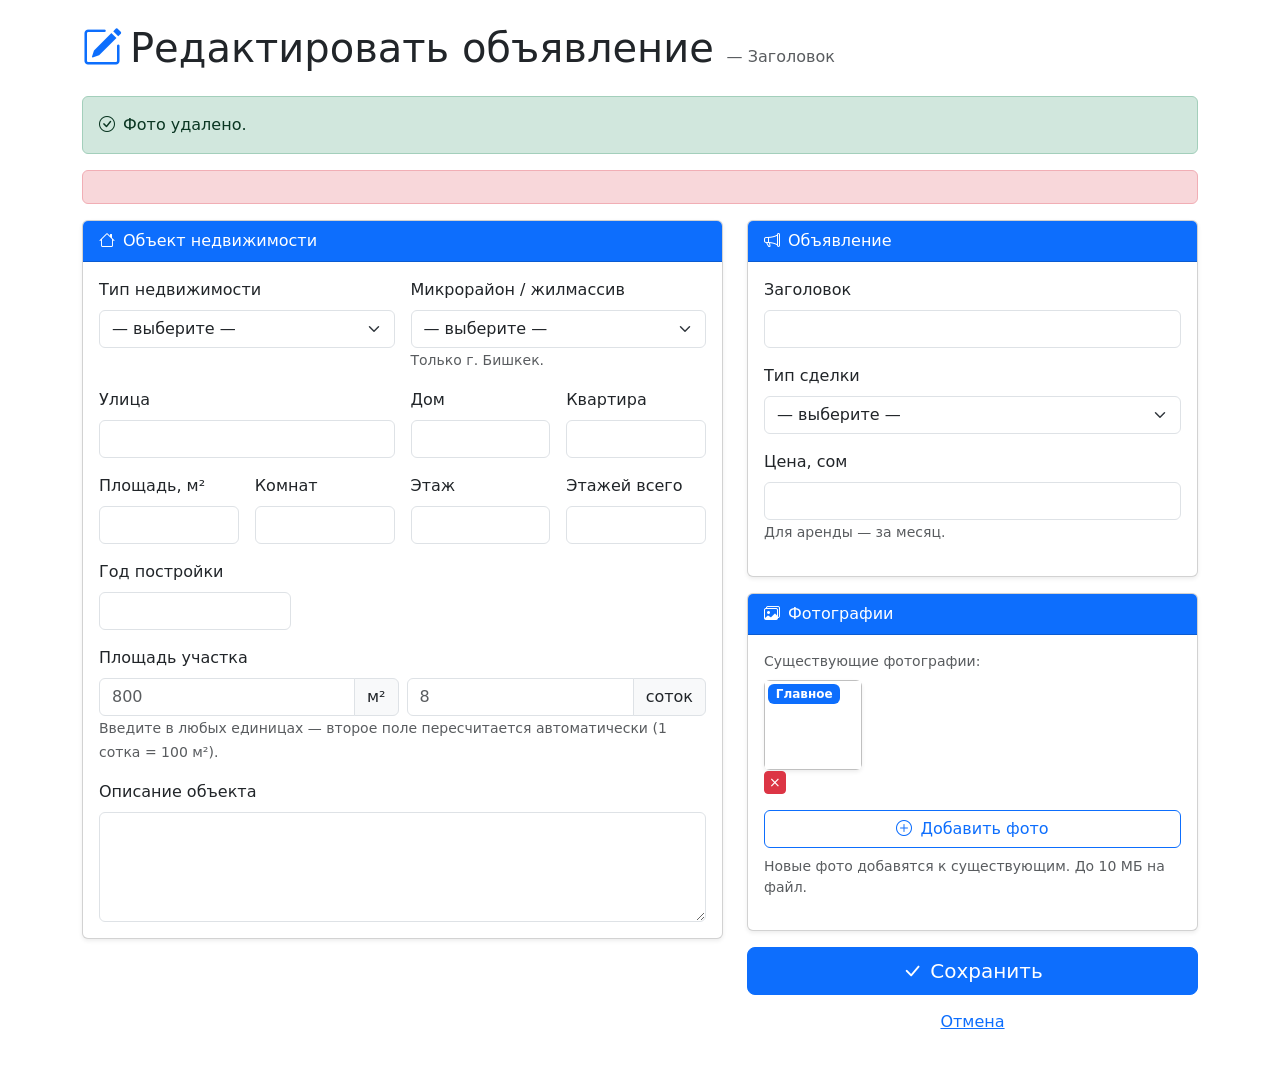
<file: src/main/resources/templates/listings/edit.html>
<!DOCTYPE html>
<html xmlns:th="http://www.thymeleaf.org">
<head>
  <meta charset="UTF-8"/>
  <meta name="viewport" content="width=device-width, initial-scale=1"/>
  <title>Редактировать объявление — Недвижимость Бишкек</title>
  <link href="https://cdn.jsdelivr.net/npm/bootstrap@5.3.0/dist/css/bootstrap.min.css" rel="stylesheet"/>
  <link href="https://cdn.jsdelivr.net/npm/bootstrap-icons@1.11.0/font/bootstrap-icons.css" rel="stylesheet"/>
  <link th:href="@{/css/style.css}" rel="stylesheet"/>
</head>
<body>
<div th:replace="~{layout :: #navFragment}"></div>

<div class="container my-4">
  <h1 class="mb-4">
    <i class="bi bi-pencil-square text-primary me-2"></i>Редактировать объявление
    <small class="text-muted fs-6">— <span th:text="${listing.title}">Заголовок</span></small>
  </h1>

  <div th:if="${param.photoDeleted}" class="alert alert-success">
    <i class="bi bi-check-circle me-2"></i>Фото удалено.
  </div>
  <div th:if="${error}" class="alert alert-danger" th:text="${error}"></div>

  <form th:action="@{/listings/{id}/update(id=${listing.id})}" method="post"
        enctype="multipart/form-data" class="row g-4">

    <!-- Объект -->
    <div class="col-lg-7">
      <div class="card shadow-sm">
        <div class="card-header bg-primary text-white">
          <i class="bi bi-house me-2"></i>Объект недвижимости
        </div>
        <div class="card-body">
          <div class="row g-3">
            <div class="col-md-6">
              <label class="form-label">Тип недвижимости</label>
              <select name="propertyTypeId" id="propertyTypeSelect" class="form-select" required>
                <option value="">— выберите —</option>
                <option th:each="t : ${propertyTypes}"
                        th:value="${t.id}" th:text="${t.name}"
                        th:attr="data-key=${t.name}"
                        th:selected="${t.id == listing.property.type.id}">Квартира</option>
              </select>
            </div>
            <div class="col-md-6">
              <label class="form-label">Микрорайон / жилмассив</label>
              <select name="districtId" class="form-select" required>
                <option value="">— выберите —</option>
                <option th:each="d : ${districts}"
                        th:value="${d.id}" th:text="${d.name}"
                        th:selected="${d.id == listing.property.district.id}">мкр. Джал</option>
              </select>
              <small class="text-muted">Только г. Бишкек.</small>
            </div>

            <div class="col-md-6">
              <label class="form-label">Улица</label>
              <input type="text" name="street" class="form-control" required
                     th:value="${listing.property.street}"/>
            </div>
            <div class="col-md-3" data-field="buildingNumber">
              <label class="form-label">Дом</label>
              <input type="text" name="buildingNumber" class="form-control"
                     th:value="${listing.property.buildingNumber}"/>
            </div>
            <div class="col-md-3" data-field="apartmentNumber">
              <label class="form-label">Квартира</label>
              <input type="text" name="apartmentNumber" class="form-control"
                     th:value="${listing.property.apartmentNumber}"/>
            </div>

            <div class="col-md-3" data-field="area">
              <label class="form-label">Площадь, м²</label>
              <input type="number" step="0.1" min="1" name="area" class="form-control" required
                     th:value="${listing.property.area}"/>
            </div>
            <div class="col-md-3" data-field="rooms">
              <label class="form-label">Комнат</label>
              <input type="number" min="0" name="rooms" class="form-control"
                     th:value="${listing.property.rooms}"/>
            </div>
            <div class="col-md-3" data-field="floor">
              <label class="form-label">Этаж</label>
              <input type="number" min="0" name="floor" class="form-control"
                     th:value="${listing.property.floor}"/>
            </div>
            <div class="col-md-3" data-field="totalFloors">
              <label class="form-label" id="totalFloorsLabel">Этажей всего</label>
              <input type="number" min="1" name="totalFloors" class="form-control"
                     th:value="${listing.property.totalFloors}"/>
            </div>

            <div class="col-md-4" data-field="yearBuilt">
              <label class="form-label">Год постройки</label>
              <input type="number" min="1800" max="2100" name="yearBuilt" class="form-control"
                     th:value="${listing.property.yearBuilt}"/>
            </div>

            <!-- Площадь участка — только для дома -->
            <div class="col-12" data-field="plotArea">
              <label class="form-label">Площадь участка</label>
              <div class="row g-2">
                <div class="col-6">
                  <div class="input-group">
                    <input type="number" step="0.01" min="0" name="plotArea" id="plotAreaM2"
                           class="form-control" placeholder="800"
                           th:value="${listing.property.plotArea}"/>
                    <span class="input-group-text">м²</span>
                  </div>
                </div>
                <div class="col-6">
                  <div class="input-group">
                    <input type="number" step="0.01" min="0" id="plotAreaSotki"
                           class="form-control" placeholder="8"
                           th:value="${listing.property.plotArea != null ? listing.property.plotArea.divide(new java.math.BigDecimal(100)) : null}"/>
                    <span class="input-group-text">соток</span>
                  </div>
                </div>
              </div>
              <small class="text-muted">Введите в любых единицах — второе поле пересчитается автоматически (1 сотка = 100 м²).</small>
            </div>

            <div class="col-12">
              <label class="form-label">Описание объекта</label>
              <textarea name="propertyDescription" class="form-control" rows="4"
                        th:text="${listing.property.description}"></textarea>
            </div>
          </div>
        </div>
      </div>
    </div>

    <!-- Объявление + фото -->
    <div class="col-lg-5">
      <div class="card shadow-sm mb-3">
        <div class="card-header bg-primary text-white">
          <i class="bi bi-megaphone me-2"></i>Объявление
        </div>
        <div class="card-body">
          <div class="mb-3">
            <label class="form-label">Заголовок</label>
            <input type="text" name="title" class="form-control" required
                   th:value="${listing.title}"/>
          </div>
          <div class="mb-3">
            <label class="form-label">Тип сделки</label>
            <select name="dealType" class="form-select" required>
              <option value="">— выберите —</option>
              <option value="SALE" th:selected="${listing.dealType.name() == 'SALE'}">Продажа</option>
              <option value="RENT" th:selected="${listing.dealType.name() == 'RENT'}">Аренда</option>
            </select>
          </div>
          <div class="mb-3">
            <label class="form-label">Цена, сом</label>
            <input type="number" step="0.01" min="1" name="price" class="form-control" required
                   th:value="${listing.price}"/>
            <small class="text-muted">Для аренды — за месяц.</small>
          </div>
        </div>
      </div>

      <div class="card shadow-sm mb-3">
        <div class="card-header bg-primary text-white">
          <i class="bi bi-images me-2"></i>Фотографии
        </div>
        <div class="card-body">

          <!-- Уже загруженные фото — с кнопкой удалить -->
          <div th:if="${!listing.images.empty}" class="mb-3">
            <small class="text-muted d-block mb-2">Существующие фотографии:</small>
            <div class="row g-2">
              <div th:each="img : ${listing.images}" class="col-4 col-md-3">
                <div class="position-relative">
                  <img th:src="${img.imageUrl}" class="img-fluid rounded shadow-sm"
                       style="height:90px; width:100%; object-fit:cover;"/>
                  <span th:if="${img.isPrimary}"
                        class="badge bg-primary position-absolute top-0 start-0 m-1">Главное</span>
                  <!-- Inline form для удаления конкретной фотки -->
                  <form th:action="@{/listings/{lid}/photos/{iid}/delete(lid=${listing.id}, iid=${img.id})}"
                        method="post" class="position-absolute top-0 end-0 m-1"
                        onsubmit="return confirm('Удалить фото?');">
                    <button type="submit" class="btn btn-sm btn-danger py-0 px-1"
                            title="Удалить">×</button>
                  </form>
                </div>
              </div>
            </div>
          </div>

          <!-- Добавление новых фото (по одному) -->
          <input type="file" name="photos" id="photos" class="d-none" multiple
                 accept="image/jpeg,image/png,image/webp,image/gif"/>

          <button type="button" id="addPhotoBtn" class="btn btn-outline-primary w-100">
            <i class="bi bi-plus-circle me-2"></i>Добавить фото
          </button>
          <small class="text-muted d-block mt-2">
            Новые фото добавятся к существующим. До 10 МБ на файл.
          </small>
          <div id="photoPreview" class="row g-2 mt-3"></div>
        </div>
      </div>

      <button type="submit" class="btn btn-primary btn-lg w-100">
        <i class="bi bi-check-lg me-2"></i>Сохранить
      </button>
      <a th:href="@{/listings/{id}(id=${listing.id})}" class="btn btn-link w-100 mt-2">Отмена</a>
    </div>

  </form>
</div>

<div th:replace="~{layout :: #footerFragment}"></div>
<script src="https://cdn.jsdelivr.net/npm/bootstrap@5.3.0/dist/js/bootstrap.bundle.min.js"></script>
<script>
  // ===== Поля формы зависят от типа недвижимости =====
  const FIELDS_BY_TYPE = {
    'Квартира': new Set(['buildingNumber', 'apartmentNumber', 'rooms', 'floor', 'totalFloors', 'yearBuilt']),
    'Дом':      new Set(['buildingNumber', 'rooms', 'totalFloors', 'yearBuilt', 'plotArea']),
    'Комната':  new Set(['buildingNumber', 'apartmentNumber', 'floor', 'totalFloors', 'yearBuilt']),
    'Офис':     new Set(['buildingNumber', 'floor', 'totalFloors', 'yearBuilt']),
    'Участок':  new Set([])
  };
  const TOGGLEABLE = ['buildingNumber', 'apartmentNumber', 'rooms', 'floor', 'totalFloors', 'yearBuilt', 'plotArea'];

  function applyTypeRules() {
    const select = document.getElementById('propertyTypeSelect');
    const opt = select.options[select.selectedIndex];
    const key = opt ? opt.dataset.key : null;
    const visible = FIELDS_BY_TYPE[key];
    TOGGLEABLE.forEach(field => {
      const div = document.querySelector(`[data-field="${field}"]`);
      if (!div) return;
      const show = !visible || visible.has(field);
      div.style.display = show ? '' : 'none';
      if (!show) div.querySelectorAll('input, select, textarea').forEach(i => i.value = '');
    });
    const tfLabel = document.getElementById('totalFloorsLabel');
    if (tfLabel) tfLabel.textContent = (key === 'Дом') ? 'Этажей в доме' : 'Этажей всего';
  }
  document.getElementById('propertyTypeSelect').addEventListener('change', applyTypeRules);
  applyTypeRules();

  // ===== Связка м² ↔ соток =====
  const m2  = document.getElementById('plotAreaM2');
  const sot = document.getElementById('plotAreaSotki');
  if (m2 && sot) {
    let syncing = false;
    m2.addEventListener('input', () => {
      if (syncing) return; syncing = true;
      sot.value = m2.value === '' ? '' : (parseFloat(m2.value) / 100).toFixed(2);
      syncing = false;
    });
    sot.addEventListener('input', () => {
      if (syncing) return; syncing = true;
      m2.value = sot.value === '' ? '' : (parseFloat(sot.value) * 100).toFixed(2);
      syncing = false;
    });
  }

  // ===== Добавление новых фото по одному =====
  const photosInput = document.getElementById('photos');
  const addBtn      = document.getElementById('addPhotoBtn');
  const preview     = document.getElementById('photoPreview');
  const filesDT     = new DataTransfer();
  const pickerOne   = document.createElement('input');
  pickerOne.type = 'file';
  pickerOne.accept = 'image/jpeg,image/png,image/webp,image/gif';

  addBtn.addEventListener('click', () => pickerOne.click());
  pickerOne.addEventListener('change', () => {
    const picked = pickerOne.files[0];
    if (picked) {
      filesDT.items.add(picked);
      photosInput.files = filesDT.files;
      renderPreview();
    }
    pickerOne.value = '';
  });
  function removeAt(idx) {
    const tmp = new DataTransfer();
    Array.from(filesDT.files).forEach((f, i) => { if (i !== idx) tmp.items.add(f); });
    while (filesDT.items.length) filesDT.items.remove(0);
    Array.from(tmp.files).forEach(f => filesDT.items.add(f));
    photosInput.files = filesDT.files;
    renderPreview();
  }
  function renderPreview() {
    preview.innerHTML = '';
    Array.from(filesDT.files).forEach((file, idx) => {
      const url = URL.createObjectURL(file);
      const col = document.createElement('div');
      col.className = 'col-4 col-md-3';
      col.innerHTML = `
        <div class="position-relative">
          <img src="${url}" class="img-fluid rounded shadow-sm"
               style="height:90px; width:100%; object-fit:cover;"
               onload="URL.revokeObjectURL(this.src)"/>
          <span class="badge bg-info text-dark position-absolute top-0 start-0 m-1">Новое</span>
          <button type="button" class="btn btn-sm btn-danger position-absolute top-0 end-0 m-1 py-0 px-1"
                  data-remove="${idx}" title="Не загружать">×</button>
        </div>`;
      preview.appendChild(col);
    });
  }
  preview.addEventListener('click', (e) => {
    const btn = e.target.closest('[data-remove]');
    if (btn) removeAt(parseInt(btn.dataset.remove, 10));
  });
</script>
</body>
</html>
</file>
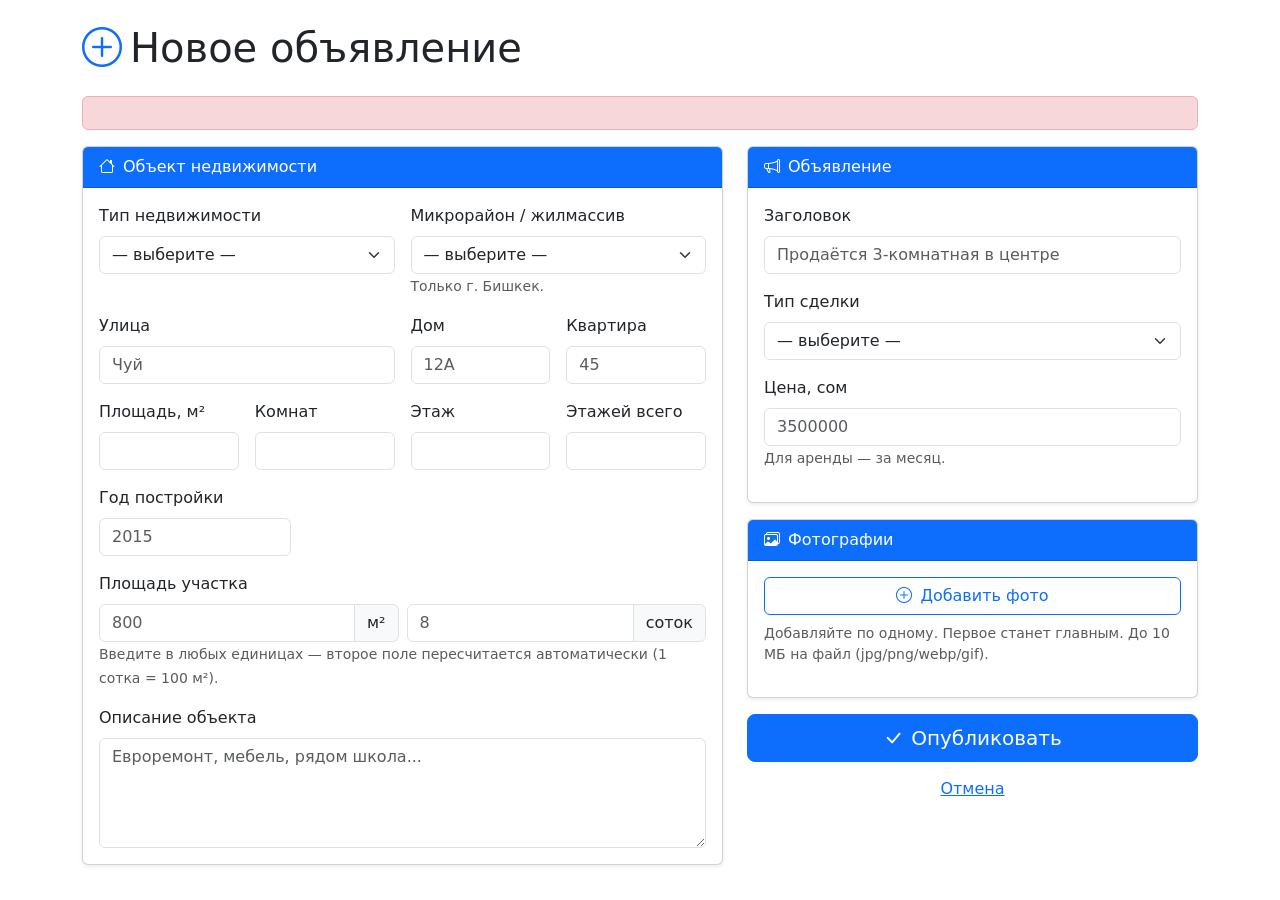
<file: src/main/resources/templates/listings/form.html>
<!DOCTYPE html>
<html xmlns:th="http://www.thymeleaf.org">
<head>
  <meta charset="UTF-8"/>
  <meta name="viewport" content="width=device-width, initial-scale=1"/>
  <title>Разместить объявление — Недвижимость Бишкек</title>
  <link href="https://cdn.jsdelivr.net/npm/bootstrap@5.3.0/dist/css/bootstrap.min.css" rel="stylesheet"/>
  <link href="https://cdn.jsdelivr.net/npm/bootstrap-icons@1.11.0/font/bootstrap-icons.css" rel="stylesheet"/>
  <link th:href="@{/css/style.css}" rel="stylesheet"/>
</head>
<body>
<div th:replace="~{layout :: #navFragment}"></div>

<div class="container my-4">
  <h1 class="mb-4">
    <i class="bi bi-plus-circle text-primary me-2"></i>Новое объявление
  </h1>

  <div th:if="${error}" class="alert alert-danger" th:text="${error}"></div>

  <form th:action="@{/listings}" method="post" enctype="multipart/form-data" class="row g-4">

    <!-- Объект -->
    <div class="col-lg-7">
      <div class="card shadow-sm">
        <div class="card-header bg-primary text-white">
          <i class="bi bi-house me-2"></i>Объект недвижимости
        </div>
        <div class="card-body">
          <div class="row g-3">
            <div class="col-md-6">
              <label class="form-label">Тип недвижимости</label>
              <select name="propertyTypeId" id="propertyTypeSelect" class="form-select" required>
                <option value="">— выберите —</option>
                <option th:each="t : ${propertyTypes}"
                        th:value="${t.id}" th:text="${t.name}"
                        th:attr="data-key=${t.name}">Квартира</option>
              </select>
            </div>
            <div class="col-md-6">
              <label class="form-label">Микрорайон / жилмассив</label>
              <select name="districtId" class="form-select" required>
                <option value="">— выберите —</option>
                <option th:each="d : ${districts}"
                        th:value="${d.id}"
                        th:text="${d.name}">мкр. Джал</option>
              </select>
              <small class="text-muted">Только г. Бишкек.</small>
            </div>

            <div class="col-md-6">
              <label class="form-label">Улица</label>
              <input type="text" name="street" class="form-control" required
                     placeholder="Чуй"/>
            </div>
            <div class="col-md-3" data-field="buildingNumber">
              <label class="form-label">Дом</label>
              <input type="text" name="buildingNumber" class="form-control" placeholder="12А"/>
            </div>
            <div class="col-md-3" data-field="apartmentNumber">
              <label class="form-label">Квартира</label>
              <input type="text" name="apartmentNumber" class="form-control" placeholder="45"/>
            </div>

            <div class="col-md-3" data-field="area">
              <label class="form-label">Площадь, м²</label>
              <input type="number" step="0.1" min="1" name="area" class="form-control" required/>
            </div>
            <div class="col-md-3" data-field="rooms">
              <label class="form-label">Комнат</label>
              <input type="number" min="0" name="rooms" class="form-control"/>
            </div>
            <div class="col-md-3" data-field="floor">
              <label class="form-label">Этаж</label>
              <input type="number" min="0" name="floor" class="form-control"/>
            </div>
            <div class="col-md-3" data-field="totalFloors">
              <label class="form-label" id="totalFloorsLabel">Этажей всего</label>
              <input type="number" min="1" name="totalFloors" class="form-control"/>
            </div>

            <div class="col-md-4" data-field="yearBuilt">
              <label class="form-label">Год постройки</label>
              <input type="number" min="1800" max="2100" name="yearBuilt" class="form-control" placeholder="2015"/>
            </div>

            <!-- Площадь участка — только для дома -->
            <div class="col-12" data-field="plotArea">
              <label class="form-label">Площадь участка</label>
              <div class="row g-2">
                <div class="col-6">
                  <div class="input-group">
                    <input type="number" step="0.01" min="0" name="plotArea" id="plotAreaM2"
                           class="form-control" placeholder="800"/>
                    <span class="input-group-text">м²</span>
                  </div>
                </div>
                <div class="col-6">
                  <div class="input-group">
                    <input type="number" step="0.01" min="0" id="plotAreaSotki"
                           class="form-control" placeholder="8"/>
                    <span class="input-group-text">соток</span>
                  </div>
                </div>
              </div>
              <small class="text-muted">Введите в любых единицах — второе поле пересчитается автоматически (1 сотка = 100 м²).</small>
            </div>

            <div class="col-12">
              <label class="form-label">Описание объекта</label>
              <textarea name="propertyDescription" class="form-control" rows="4"
                        placeholder="Евроремонт, мебель, рядом школа..."></textarea>
            </div>
          </div>
        </div>
      </div>
    </div>

    <!-- Объявление -->
    <div class="col-lg-5">
      <div class="card shadow-sm mb-3">
        <div class="card-header bg-primary text-white">
          <i class="bi bi-megaphone me-2"></i>Объявление
        </div>
        <div class="card-body">
          <div class="mb-3">
            <label class="form-label">Заголовок</label>
            <input type="text" name="title" class="form-control" required
                   placeholder="Продаётся 3-комнатная в центре"/>
          </div>
          <div class="mb-3">
            <label class="form-label">Тип сделки</label>
            <select name="dealType" class="form-select" required>
              <option value="">— выберите —</option>
              <option value="SALE">Продажа</option>
              <option value="RENT">Аренда</option>
            </select>
          </div>
          <div class="mb-3">
            <label class="form-label">Цена, сом</label>
            <input type="number" step="0.01" min="1" name="price" class="form-control" required
                   placeholder="3500000"/>
            <small class="text-muted">Для аренды — за месяц.</small>
          </div>
        </div>
      </div>

      <div class="card shadow-sm mb-3">
        <div class="card-header bg-primary text-white">
          <i class="bi bi-images me-2"></i>Фотографии
        </div>
        <div class="card-body">
          <!-- Скрытый multi-input хранит итоговый набор файлов и уходит на сервер -->
          <input type="file" name="photos" id="photos" class="d-none" multiple
                 accept="image/jpeg,image/png,image/webp,image/gif"/>

          <button type="button" id="addPhotoBtn" class="btn btn-outline-primary w-100">
            <i class="bi bi-plus-circle me-2"></i>Добавить фото
          </button>
          <small class="text-muted d-block mt-2">
            Добавляйте по одному. Первое станет главным. До 10 МБ на файл (jpg/png/webp/gif).
          </small>
          <div id="photoPreview" class="row g-2 mt-3"></div>
        </div>
      </div>

      <button type="submit" class="btn btn-primary btn-lg w-100">
        <i class="bi bi-check-lg me-2"></i>Опубликовать
      </button>
      <a th:href="@{/profile}" class="btn btn-link w-100 mt-2">Отмена</a>
    </div>

  </form>
</div>

<div th:replace="~{layout :: #footerFragment}"></div>
<script src="https://cdn.jsdelivr.net/npm/bootstrap@5.3.0/dist/js/bootstrap.bundle.min.js"></script>
<script>
  // ===== Поля формы зависят от типа недвижимости =====
  // Для каждого типа — множество ВИДИМЫХ опциональных полей.
  // area виден всегда и здесь не указан.
  const FIELDS_BY_TYPE = {
    'Квартира': new Set(['buildingNumber', 'apartmentNumber', 'rooms', 'floor', 'totalFloors', 'yearBuilt']),
    'Дом':      new Set(['buildingNumber', 'rooms', 'totalFloors', 'yearBuilt', 'plotArea']),
    'Комната':  new Set(['buildingNumber', 'apartmentNumber', 'floor', 'totalFloors', 'yearBuilt']),
    'Офис':     new Set(['buildingNumber', 'floor', 'totalFloors', 'yearBuilt']),
    'Участок':  new Set([])   // только улица + площадь + описание
  };

  // Поля, которые можно скрывать (area скрывать нельзя).
  const TOGGLEABLE = ['buildingNumber', 'apartmentNumber', 'rooms', 'floor', 'totalFloors', 'yearBuilt', 'plotArea'];

  function applyTypeRules() {
    const select = document.getElementById('propertyTypeSelect');
    const opt = select.options[select.selectedIndex];
    const key = opt ? opt.dataset.key : null;
    const visible = FIELDS_BY_TYPE[key]; // undefined → ничего не выбрано → показываем всё

    TOGGLEABLE.forEach(field => {
      const div = document.querySelector(`[data-field="${field}"]`);
      if (!div) return;
      const show = !visible || visible.has(field);
      div.style.display = show ? '' : 'none';
      if (!show) {
        div.querySelectorAll('input, select, textarea').forEach(i => i.value = '');
      }
    });

    // Подменяем подписи для типов, где смысл поля отличается.
    const tfLabel = document.getElementById('totalFloorsLabel');
    if (tfLabel) {
      tfLabel.textContent = (key === 'Дом') ? 'Этажей в доме' : 'Этажей всего';
    }
    // Площадь всегда в м² (для соток умножайте на 100), чтобы не было путаницы в БД.
  }

  document.getElementById('propertyTypeSelect').addEventListener('change', applyTypeRules);
  applyTypeRules();   // начальная отрисовка

  // ===== Связка м² ↔ соток для площади участка =====
  const m2  = document.getElementById('plotAreaM2');
  const sot = document.getElementById('plotAreaSotki');
  if (m2 && sot) {
    let syncing = false;
    m2.addEventListener('input', () => {
      if (syncing) return; syncing = true;
      sot.value = m2.value === '' ? '' : (parseFloat(m2.value) / 100).toFixed(2);
      syncing = false;
    });
    sot.addEventListener('input', () => {
      if (syncing) return; syncing = true;
      m2.value = sot.value === '' ? '' : (parseFloat(sot.value) * 100).toFixed(2);
      syncing = false;
    });
  }

  // ===== Загрузка фото по одному =====
  // Накапливаем выбранные файлы в DataTransfer, синхронизируем скрытый input.
  const photosInput = document.getElementById('photos');
  const addBtn      = document.getElementById('addPhotoBtn');
  const preview     = document.getElementById('photoPreview');
  const filesDT     = new DataTransfer();

  // Временный одинокий picker — открывается каждым кликом по «+ Добавить фото».
  const pickerOne = document.createElement('input');
  pickerOne.type = 'file';
  pickerOne.accept = 'image/jpeg,image/png,image/webp,image/gif';

  addBtn.addEventListener('click', () => pickerOne.click());

  pickerOne.addEventListener('change', () => {
    const picked = pickerOne.files[0];
    if (picked) {
      filesDT.items.add(picked);
      photosInput.files = filesDT.files;
      renderPreview();
    }
    pickerOne.value = ''; // позволяем выбрать тот же файл повторно при необходимости
  });

  function removeAt(idx) {
    const tmp = new DataTransfer();
    Array.from(filesDT.files).forEach((f, i) => { if (i !== idx) tmp.items.add(f); });
    // очищаем filesDT и копируем заново
    while (filesDT.items.length) filesDT.items.remove(0);
    Array.from(tmp.files).forEach(f => filesDT.items.add(f));
    photosInput.files = filesDT.files;
    renderPreview();
  }

  function renderPreview() {
    preview.innerHTML = '';
    Array.from(filesDT.files).forEach((file, idx) => {
      const url = URL.createObjectURL(file);
      const col = document.createElement('div');
      col.className = 'col-4 col-md-3';
      col.innerHTML = `
        <div class="position-relative">
          <img src="${url}" class="img-fluid rounded shadow-sm"
               style="height:90px; width:100%; object-fit:cover;"
               onload="URL.revokeObjectURL(this.src)"/>
          ${idx === 0 ? '<span class="badge bg-primary position-absolute top-0 start-0 m-1">Главное</span>' : ''}
          <button type="button" class="btn btn-sm btn-danger position-absolute top-0 end-0 m-1 py-0 px-1"
                  data-remove="${idx}" title="Удалить">×</button>
        </div>`;
      preview.appendChild(col);
    });
  }

  // Делегирование клика по «×» на превью.
  preview.addEventListener('click', (e) => {
    const btn = e.target.closest('[data-remove]');
    if (btn) removeAt(parseInt(btn.dataset.remove, 10));
  });
</script>
</body>
</html>
</file>
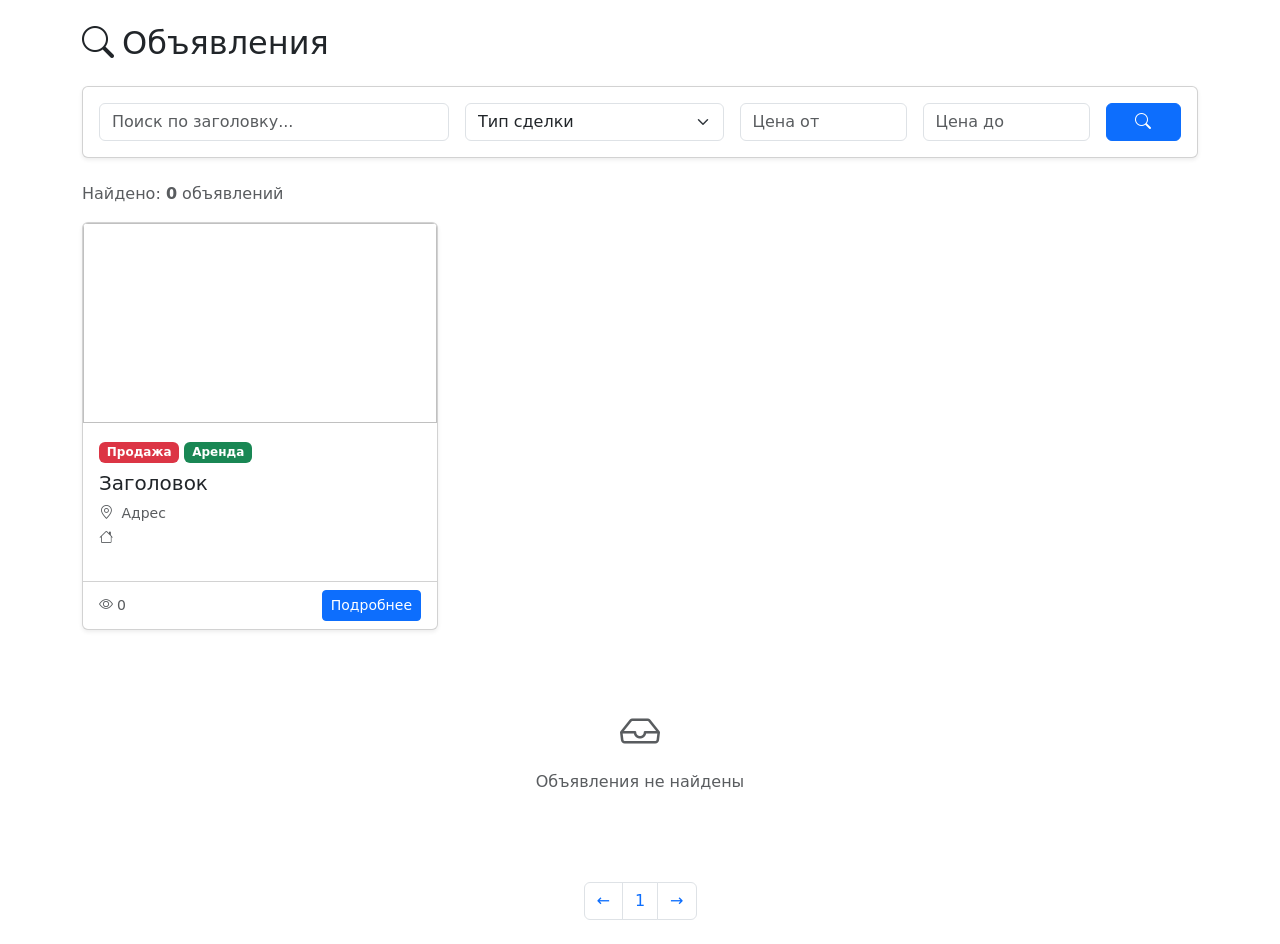
<file: src/main/resources/templates/listings/list.html>
<!DOCTYPE html>
<html xmlns:th="http://www.thymeleaf.org">
<head>
  <meta charset="UTF-8"/><meta name="viewport" content="width=device-width, initial-scale=1"/>
  <title>Объявления — Недвижимость Бишкек</title>
  <link href="https://cdn.jsdelivr.net/npm/bootstrap@5.3.0/dist/css/bootstrap.min.css" rel="stylesheet"/>
  <link href="https://cdn.jsdelivr.net/npm/bootstrap-icons@1.11.0/font/bootstrap-icons.css" rel="stylesheet"/>
  <link th:href="@{/css/style.css}" rel="stylesheet"/>
</head>
<body>

<div th:replace="~{layout :: #navFragment}"></div>

<div class="container my-4">
  <h2 class="mb-4"><i class="bi bi-search me-2"></i>Объявления</h2>

  <!-- Фильтры -->
  <div class="card mb-4 shadow-sm">
    <div class="card-body">
      <form th:action="@{/listings}" method="get" class="row g-3">
        <div class="col-md-4">
          <input type="text" name="keyword" class="form-control"
                 placeholder="Поиск по заголовку..."
                 th:value="${keyword}"/>
        </div>
        <div class="col-md-3">
          <select name="dealType" class="form-select">
            <option value="">Тип сделки</option>
            <option th:each="dt : ${dealTypes}" th:value="${dt}"
                    th:text="${dt.name() == 'SALE' ? 'Продажа' : 'Аренда'}"
                    th:selected="${dt == dealType}">
            </option>
          </select>
        </div>
        <div class="col-md-2">
          <input type="number" min="0" step="1" name="minPrice" class="form-control"
                 placeholder="Цена от" th:value="${minPrice}"/>
        </div>
        <div class="col-md-2">
          <input type="number" min="0" step="1" name="maxPrice" class="form-control"
                 placeholder="Цена до" th:value="${maxPrice}"/>
        </div>
        <div class="col-md-1">
          <button type="submit" class="btn btn-primary w-100">
            <i class="bi bi-search"></i>
          </button>
        </div>
      </form>
    </div>
  </div>

  <!-- Результаты -->
  <p class="text-muted">
    Найдено: <strong th:text="${listings.totalElements}">0</strong> объявлений
  </p>

  <div class="row g-4">
    <div th:each="listing : ${listings.content}" class="col-md-4">
      <div class="card h-100 shadow-sm listing-card">
        <img th:src="${listing.primaryImageUrl}" class="card-img-top"
             style="height:200px; object-fit:cover;"
             onerror="this.src='https://via.placeholder.com/400x200?text=Нет+фото'"/>
        <div class="card-body">
          <span th:if="${listing.dealType.name() == 'SALE'}" class="badge bg-danger mb-2">Продажа</span>
          <span th:if="${listing.dealType.name() == 'RENT'}" class="badge bg-success mb-2">Аренда</span>
          <h5 class="card-title" th:text="${listing.title}">Заголовок</h5>
          <p class="text-muted small mb-1">
            <i class="bi bi-geo-alt me-1"></i>
            <span th:text="${listing.property.fullAddress}">Адрес</span>
          </p>
          <p class="text-muted small">
            <i class="bi bi-house me-1"></i>
            <span th:text="${(listing.property.rooms != null ? listing.property.rooms + ' комн., ' : '')
                              + listing.property.area + ' м²'}"></span>
          </p>
          <p class="fw-bold text-primary fs-5 mb-0"
             th:text="${#numbers.formatDecimal(listing.price, 0, 'COMMA', 0, 'POINT')} + ' сом'">
          </p>
        </div>
        <div class="card-footer bg-transparent d-flex justify-content-between align-items-center">
          <small class="text-muted">
            <i class="bi bi-eye me-1"></i><span th:text="${listing.viewsCount}">0</span>
          </small>
          <a th:href="@{/listings/{id}(id=${listing.id})}" class="btn btn-primary btn-sm">Подробнее</a>
        </div>
      </div>
    </div>
    <div th:if="${listings.content.empty}" class="col-12 text-center py-5">
      <i class="bi bi-inbox fs-1 text-muted"></i>
      <p class="text-muted mt-2">Объявления не найдены</p>
    </div>
  </div>

  <!-- Пагинация: тащим за собой все активные фильтры -->
  <nav th:if="${listings.totalPages > 1}" class="mt-4">
    <ul class="pagination justify-content-center">
      <li class="page-item" th:classappend="${listings.first} ? 'disabled'">
        <a class="page-link" th:href="@{/listings(page=${listings.number - 1},
                                                  keyword=${keyword},
                                                  dealType=${dealType},
                                                  minPrice=${minPrice},
                                                  maxPrice=${maxPrice})}">←</a>
      </li>
      <li th:each="i : ${#numbers.sequence(0, listings.totalPages - 1)}"
          class="page-item" th:classappend="${i == listings.number} ? 'active'">
        <a class="page-link"
           th:href="@{/listings(page=${i},
                                keyword=${keyword},
                                dealType=${dealType},
                                minPrice=${minPrice},
                                maxPrice=${maxPrice})}"
           th:text="${i + 1}">1</a>
      </li>
      <li class="page-item" th:classappend="${listings.last} ? 'disabled'">
        <a class="page-link" th:href="@{/listings(page=${listings.number + 1},
                                                  keyword=${keyword},
                                                  dealType=${dealType},
                                                  minPrice=${minPrice},
                                                  maxPrice=${maxPrice})}">→</a>
      </li>
    </ul>
  </nav>
</div>

<div th:replace="~{layout :: #footerFragment}"></div>
<script src="https://cdn.jsdelivr.net/npm/bootstrap@5.3.0/dist/js/bootstrap.bundle.min.js"></script>
</body>
</html>
</file>
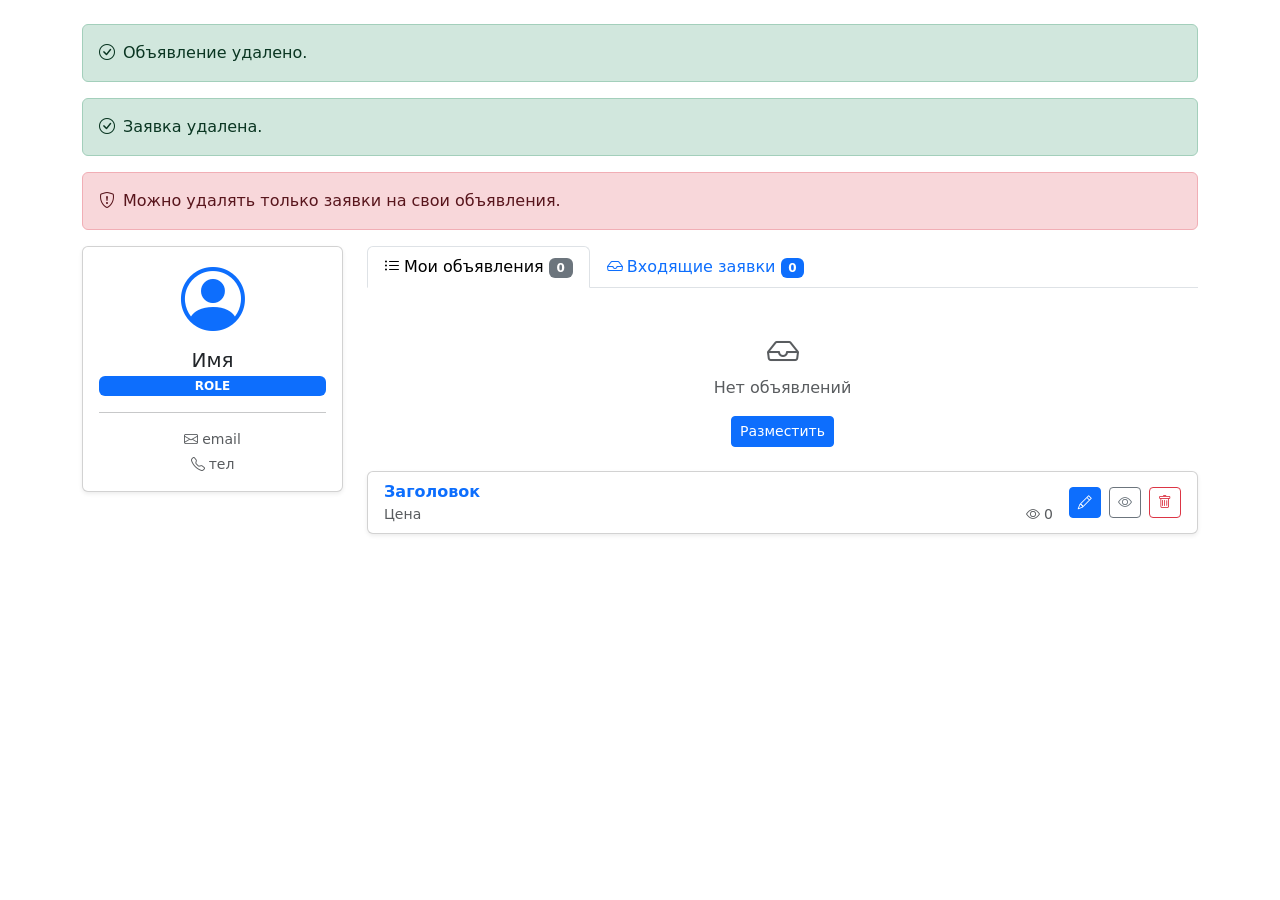
<file: src/main/resources/templates/profile/profile.html>
<!DOCTYPE html>
<html xmlns:th="http://www.thymeleaf.org" xmlns:sec="http://www.thymeleaf.org/extras/spring-security">
<head>
  <meta charset="UTF-8"/>
  <title>Кабинет риелтора — Недвижимость Бишкек</title>
  <link href="https://cdn.jsdelivr.net/npm/bootstrap@5.3.0/dist/css/bootstrap.min.css" rel="stylesheet"/>
  <link href="https://cdn.jsdelivr.net/npm/bootstrap-icons@1.11.0/font/bootstrap-icons.css" rel="stylesheet"/>
  <link th:href="@{/css/style.css}" rel="stylesheet"/>
</head>
<body>
<div th:replace="~{layout :: #navFragment}"></div>
<div class="container my-4">
  <div th:if="${param.deleted}" class="alert alert-success">
    <i class="bi bi-check-circle me-2"></i>Объявление удалено.
  </div>
  <div th:if="${param.appDeleted}" class="alert alert-success">
    <i class="bi bi-check-circle me-2"></i>Заявка удалена.
  </div>
  <div th:if="${param.appForbidden}" class="alert alert-danger">
    <i class="bi bi-shield-exclamation me-2"></i>Можно удалять только заявки на свои объявления.
  </div>
  <div class="row g-4">
    <div class="col-md-3">
      <div class="card shadow-sm text-center p-3">
        <i class="bi bi-person-circle display-3 text-primary"></i>
        <h5 class="mt-2 mb-1" th:text="${user.fullName}">Имя</h5>
        <span class="badge bg-primary" th:text="${user.role}">ROLE</span>
        <hr/>
        <p class="small text-muted mb-1"><i class="bi bi-envelope me-1"></i><span th:text="${user.email}">email</span></p>
        <p class="small text-muted mb-0"><i class="bi bi-telephone me-1"></i><span th:text="${user.phone ?: 'не указан'}">тел</span></p>
      </div>
    </div>
    <div class="col-md-9">
      <ul class="nav nav-tabs mb-3" id="profileTabs">
        <li class="nav-item">
          <a class="nav-link active" data-bs-toggle="tab" href="#myListings">
            <i class="bi bi-list-ul me-1"></i>Мои объявления
            <span class="badge bg-secondary" th:text="${myListings.size()}">0</span>
          </a>
        </li>
        <li class="nav-item" sec:authorize="hasAnyRole('SELLER','AGENT','ADMIN')">
          <a class="nav-link" data-bs-toggle="tab" href="#incomingApplications">
            <i class="bi bi-inbox me-1"></i>Входящие заявки
            <span class="badge bg-primary" th:text="${incomingApplications.size()}">0</span>
          </a>
        </li>
      </ul>
      <div class="tab-content">
        <div class="tab-pane fade show active" id="myListings">
          <div th:if="${myListings.empty}" class="text-muted text-center py-4"><i class="bi bi-inbox fs-2"></i><p>Нет объявлений</p><a th:href="@{/listings/new}" class="btn btn-primary btn-sm">Разместить</a></div>
          <div th:each="l : ${myListings}" class="card mb-2 shadow-sm">
            <div class="card-body d-flex justify-content-between align-items-center py-2">
              <div>
                <!-- Клик по заголовку → редактирование -->
                <a th:href="@{/listings/{id}/edit(id=${l.id})}"
                   th:text="${l.title}"
                   class="fw-bold text-decoration-none">Заголовок</a>
                <p class="mb-0 small text-muted"
                   th:text="${#numbers.formatDecimal(l.price,0,'COMMA',0,'POINT')} + ' сом'">Цена</p>
              </div>
              <div class="d-flex align-items-center gap-2">
                <div class="text-end me-2">
                  <span class="badge"
                        th:classappend="${l.status.name() == 'ACTIVE'} ? 'bg-success' : 'bg-secondary'"
                        th:text="${l.status}">ACTIVE</span>
                  <p class="mb-0 small text-muted">
                    <i class="bi bi-eye me-1"></i><span th:text="${l.viewsCount}">0</span>
                  </p>
                </div>
                <a th:href="@{/listings/{id}/edit(id=${l.id})}"
                   class="btn btn-sm btn-primary" title="Редактировать">
                  <i class="bi bi-pencil"></i>
                </a>
                <a th:href="@{/listings/{id}(id=${l.id})}"
                   class="btn btn-sm btn-outline-secondary" title="Посмотреть как клиент">
                  <i class="bi bi-eye"></i>
                </a>
                <form th:action="@{/listings/{id}/delete(id=${l.id})}" method="post"
                      onsubmit="return confirm('Удалить объявление «' + this.dataset.title + '»? Действие необратимо.');"
                      th:attr="data-title=${l.title}" class="d-inline">
                  <button type="submit" class="btn btn-sm btn-outline-danger" title="Удалить">
                    <i class="bi bi-trash"></i>
                  </button>
                </form>
              </div>
            </div>
          </div>
        </div>
        <div class="tab-pane fade" id="incomingApplications">
          <div th:if="${incomingApplications.empty}" class="text-muted text-center py-4">
            <i class="bi bi-inbox fs-2"></i><p>Нет входящих заявок</p>
          </div>

          <div th:each="a : ${incomingApplications}" class="card mb-3 shadow-sm">
            <div class="card-body">
              <!-- Заголовок: статус + дата + связанное объявление -->
              <div class="d-flex flex-wrap justify-content-between align-items-start mb-2">
                <div>
                  <span class="badge me-2"
                        th:classappend="${a.status.name() == 'APPROVED'} ? 'bg-success'
                                     : (${a.status.name() == 'REJECTED'} ? 'bg-secondary' : 'bg-warning text-dark')"
                        th:text="${a.status.name() == 'PENDING'} ? 'Новая'
                              : (${a.status.name() == 'APPROVED'} ? 'Одобрена' : 'Отклонена')">PENDING</span>
                  <small class="text-muted"
                         th:text="${#temporals.format(a.createdAt, 'dd.MM.yyyy HH:mm')}">01.01.2024</small>
                </div>
                <a th:href="@{/listings/{id}(id=${a.listing.id})}"
                   th:text="${a.listing.title}"
                   class="small text-decoration-none">Объявление</a>
              </div>

              <!-- Контакт клиента -->
              <div class="row g-3 align-items-center">
                <div class="col-md-5">
                  <div class="fw-bold" th:text="${a.contactName}">Имя клиента</div>
                  <a th:href="'tel:' + ${a.contactPhone}"
                     th:text="${a.contactPhone}"
                     class="text-decoration-none">+996 700 000 000</a>
                </div>
                <div class="col-md-7 d-flex flex-wrap gap-2 justify-content-md-end">
                  <a th:href="'tel:' + ${a.contactPhone}" class="btn btn-success btn-sm">
                    <i class="bi bi-telephone-fill me-1"></i>Позвонить
                  </a>
                  <!-- wa.me требует чистые цифры без '+'. Очищаем телефон утилитой Thymeleaf. -->
                  <a th:href="'https://wa.me/' + ${#strings.replace(#strings.replace(#strings.replace(a.contactPhone, '+', ''), ' ', ''), '-', '')}"
                     target="_blank" rel="noopener"
                     class="btn btn-outline-success btn-sm">
                    <i class="bi bi-whatsapp me-1"></i>WhatsApp
                  </a>
                  <!-- Статусные действия — только пока заявка новая -->
                  <form th:if="${a.status.name() == 'PENDING'}"
                        th:action="@{/applications/{id}/approve(id=${a.id})}"
                        method="post" class="d-inline">
                    <button class="btn btn-sm btn-success" title="Одобрить">
                      <i class="bi bi-check-lg"></i>
                    </button>
                  </form>
                  <form th:if="${a.status.name() == 'PENDING'}"
                        th:action="@{/applications/{id}/reject(id=${a.id})}"
                        method="post" class="d-inline">
                    <button class="btn btn-sm btn-outline-secondary" title="Отклонить">
                      <i class="bi bi-x-lg"></i>
                    </button>
                  </form>
                  <!-- Удаление — только после подтверждения -->
                  <form th:action="@{/applications/{id}/delete(id=${a.id})}"
                        method="post" class="d-inline"
                        th:attr="data-name=${a.contactName}"
                        onsubmit="return confirm('Удалить заявку от ' + this.dataset.name + '? Действие необратимо.');">
                    <button type="submit" class="btn btn-sm btn-outline-danger" title="Удалить заявку">
                      <i class="bi bi-trash"></i>
                    </button>
                  </form>
                </div>
              </div>

              <!-- Сообщение клиента -->
              <div th:if="${a.message != null and !#strings.isEmpty(a.message)}"
                   class="mt-3 p-2 rounded" style="background:#f6f6f0;">
                <small class="text-muted d-block mb-1">
                  <i class="bi bi-chat-left-text me-1"></i>Сообщение от клиента:
                </small>
                <div th:text="${a.message}">Сообщение</div>
              </div>
            </div>
          </div>
        </div>
      </div>
    </div>
  </div>
</div>
<div th:replace="~{layout :: #footerFragment}"></div>
<script src="https://cdn.jsdelivr.net/npm/bootstrap@5.3.0/dist/js/bootstrap.bundle.min.js"></script>
</body>
</html>
</file>
